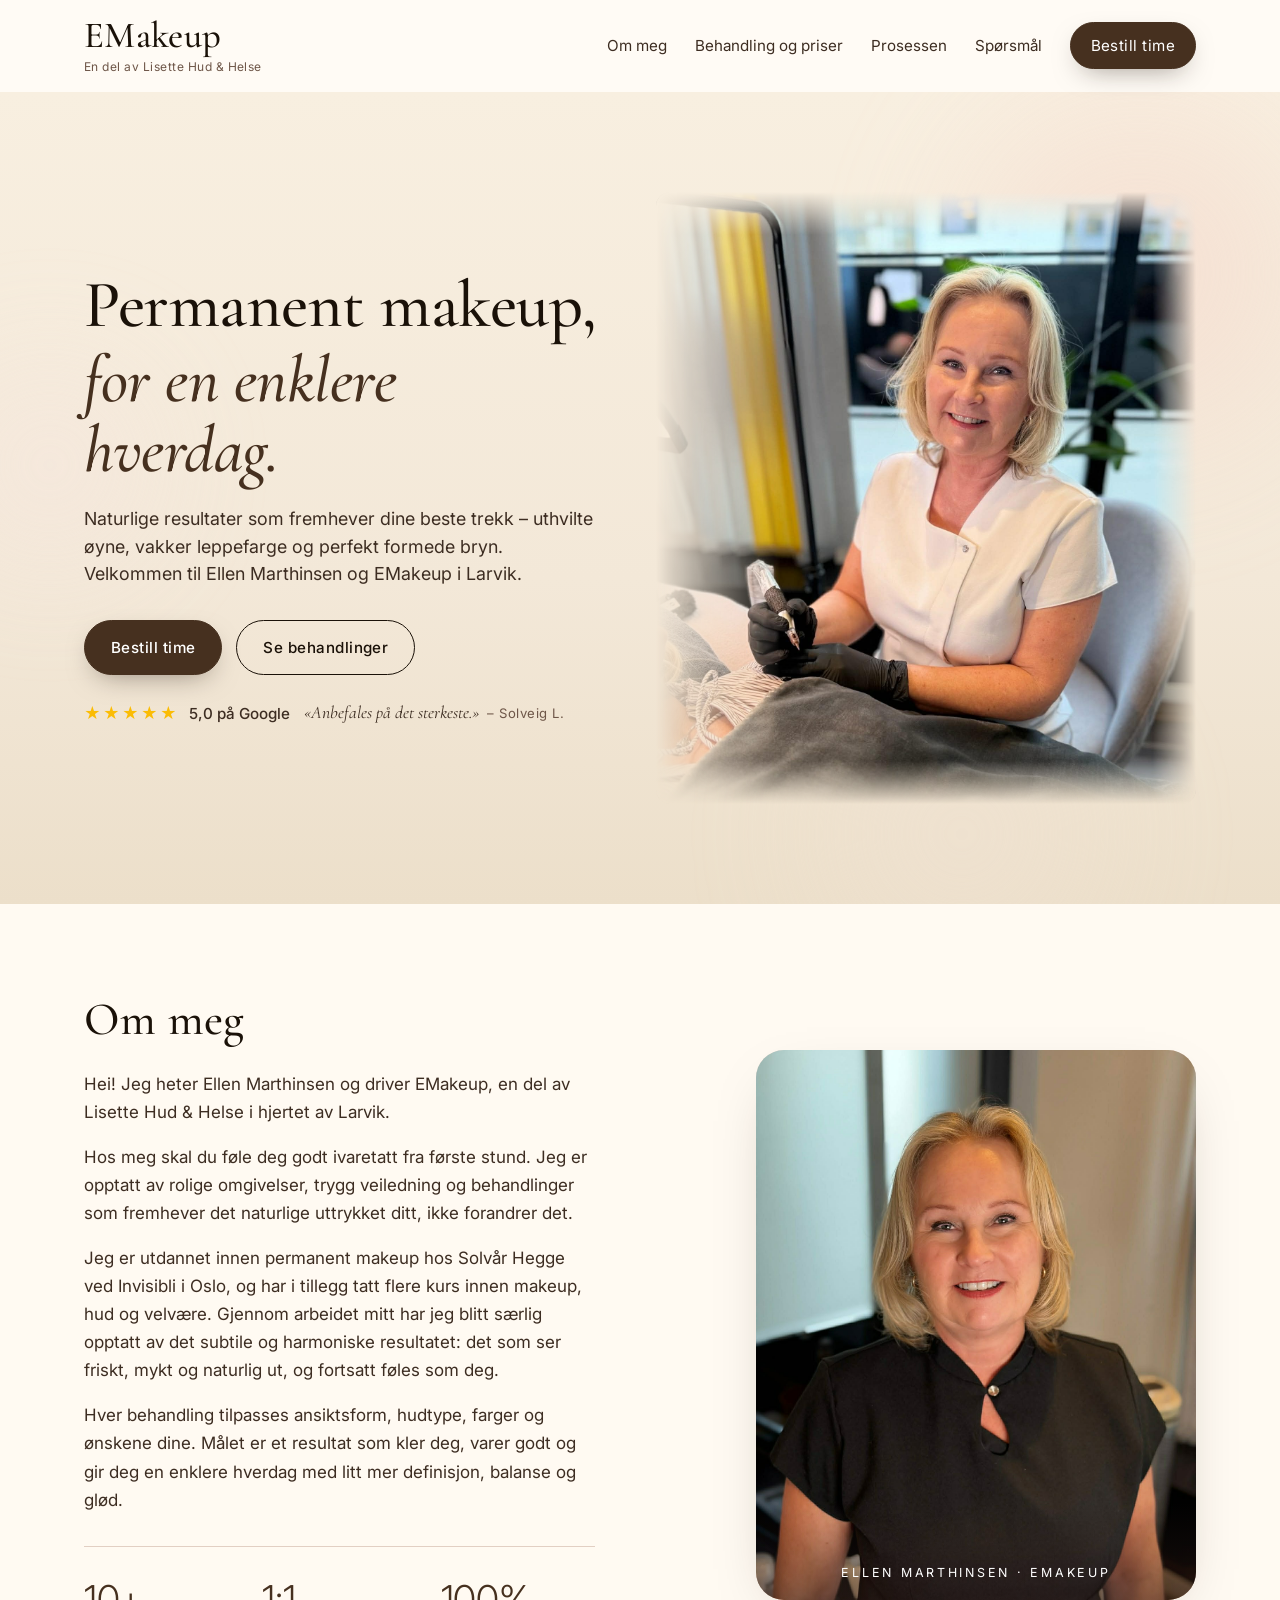
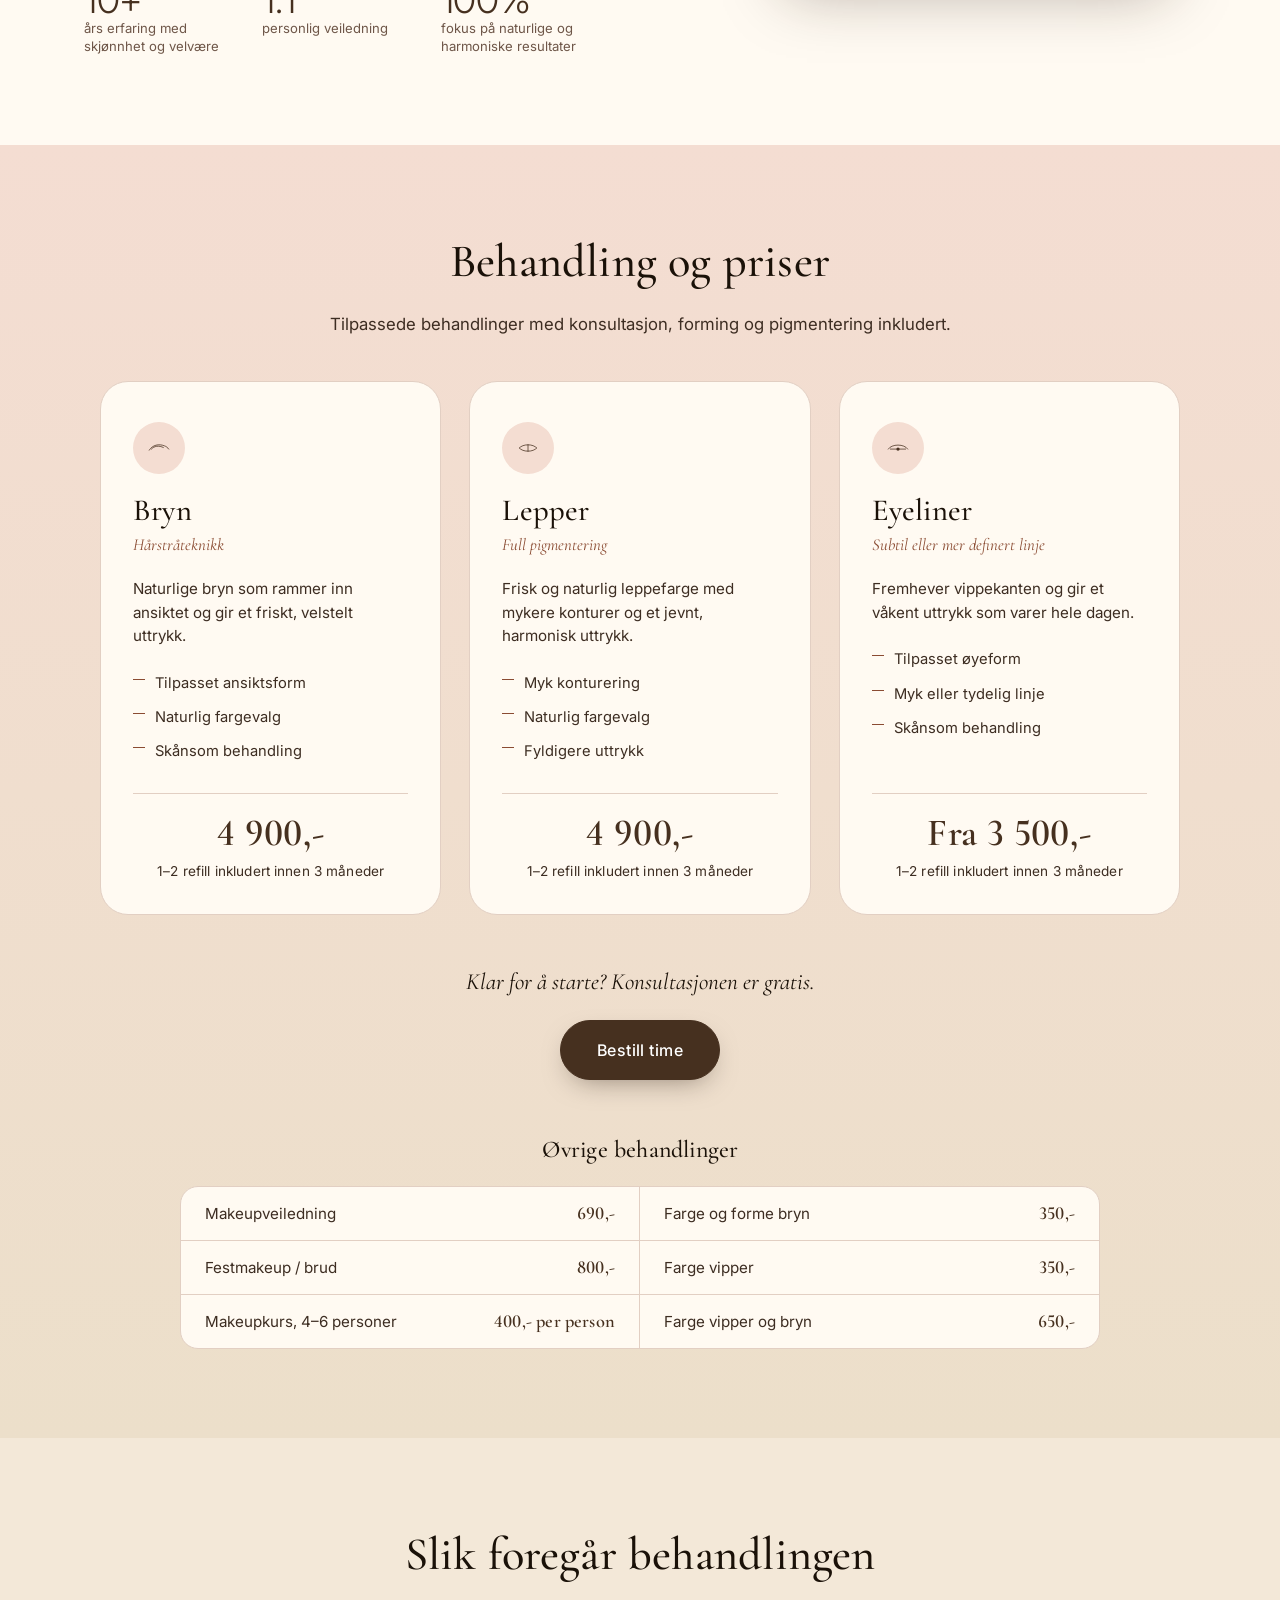
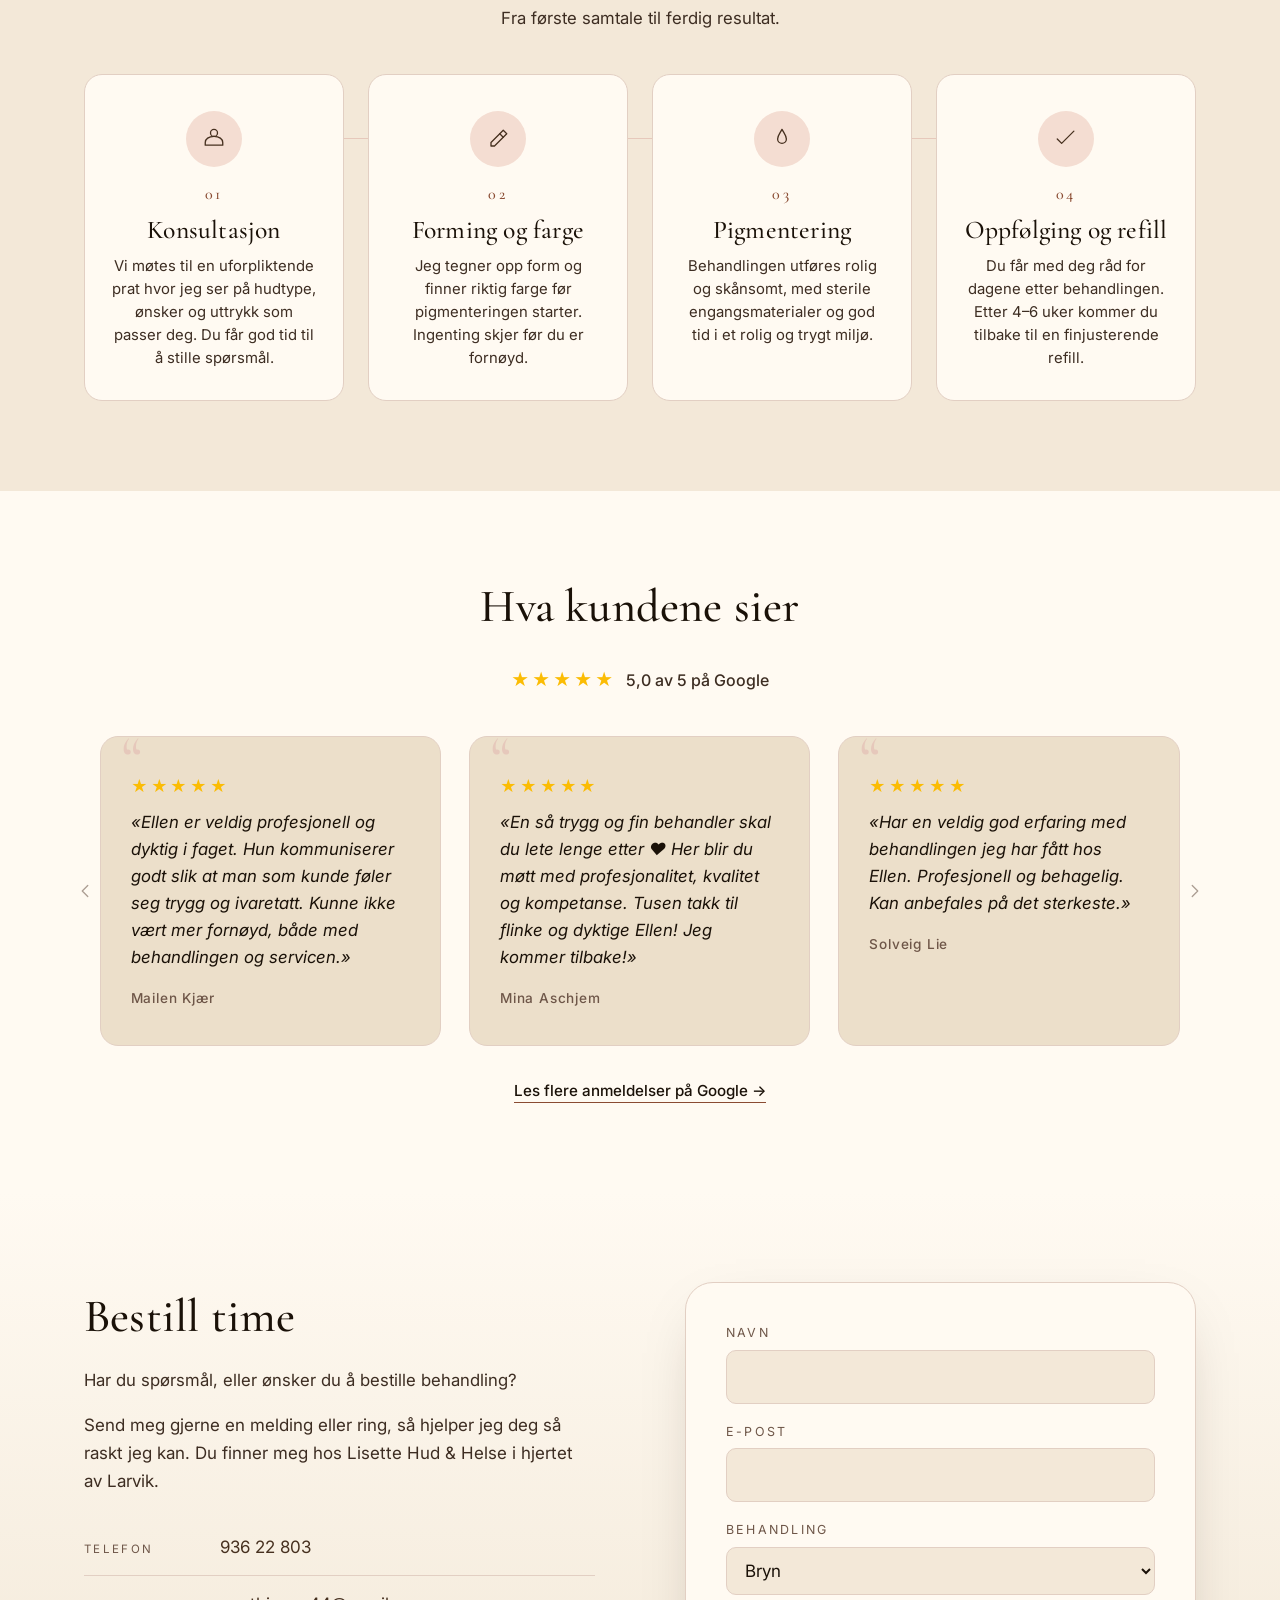
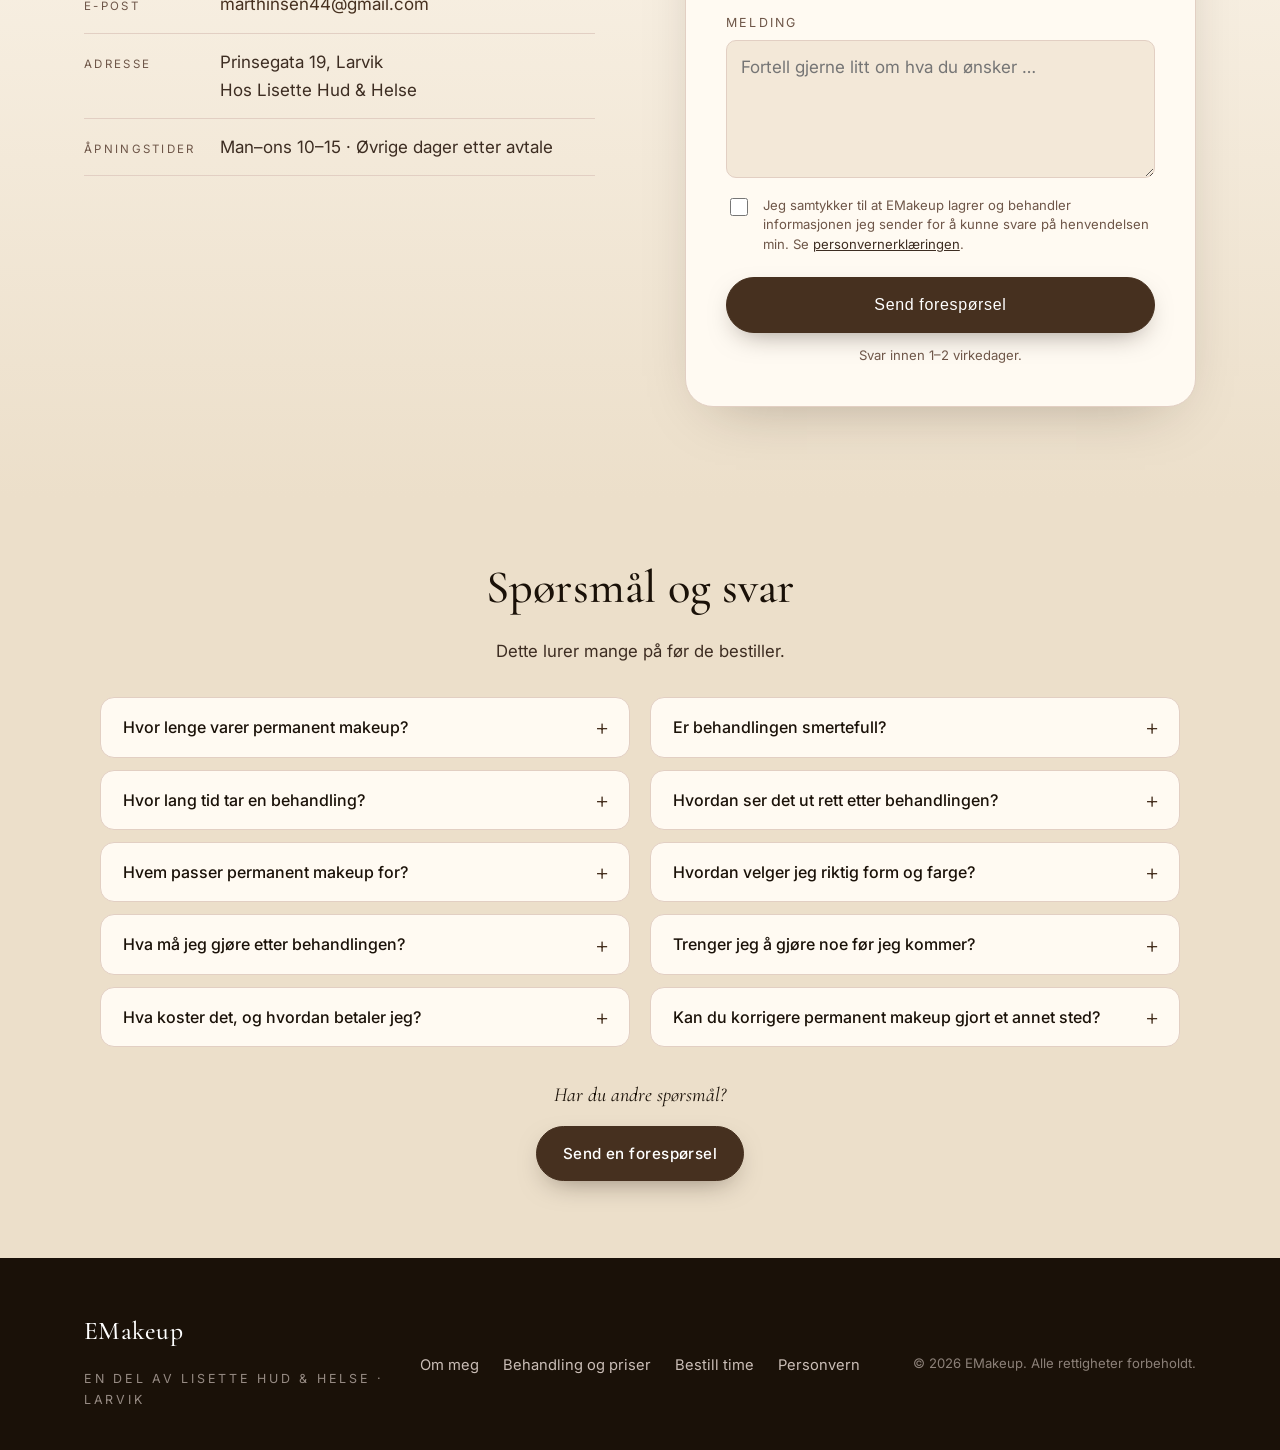
<file: index.html>
<!DOCTYPE html>
<html lang="nb">
<head>
  <meta charset="UTF-8" />
  <meta name="viewport" content="width=device-width, initial-scale=1.0" />
  <title>EMakeup – Permanent makeup i Larvik | Ellen Marthinsen</title>
  <meta name="description" content="EMakeup tilbyr skånsom og naturlig permanent makeup i Larvik. Pigmentering av bryn, lepper og eyeliner. En del av Lisette Hud &amp; Helse." />
  <meta name="keywords" content="permanent makeup, pigmentering, bryn, lepper, eyeliner, Larvik, Ellen Marthinsen, EMakeup, hårstråteknikk, lip blush" />
  <meta name="author" content="Ellen Marthinsen" />
  <link rel="canonical" href="https://emakeup.no/" />
  <link rel="icon" type="image/png" href="favicon.png" />
  <link rel="apple-touch-icon" href="favicon.png" />

  <!-- Open Graph -->
  <meta property="og:type" content="website" />
  <meta property="og:title" content="EMakeup – Permanent makeup i Larvik" />
  <meta property="og:description" content="Naturlige resultater som fremhever dine beste trekk. Permanent makeup ved Ellen Marthinsen, en del av Lisette Hud &amp; Helse i Larvik." />
  <meta property="og:url" content="https://emakeup.no/" />
  <meta property="og:image" content="https://emakeup.no/ellen.jpeg" />
  <meta property="og:locale" content="nb_NO" />
  <meta property="og:site_name" content="EMakeup" />

  <!-- Twitter -->
  <meta name="twitter:card" content="summary_large_image" />
  <meta name="twitter:title" content="EMakeup – Permanent makeup i Larvik" />
  <meta name="twitter:description" content="Naturlige resultater som fremhever dine beste trekk. Permanent makeup ved Ellen Marthinsen i Larvik." />
  <meta name="twitter:image" content="https://emakeup.no/ellen.jpeg" />

  <link rel="preconnect" href="https://fonts.googleapis.com" />
  <link rel="preconnect" href="https://fonts.gstatic.com" crossorigin />
  <link href="https://fonts.googleapis.com/css2?family=Cormorant+Garamond:wght@400;500;600&family=Inter:wght@300;400;500;600&display=swap" rel="stylesheet" />
  <link rel="stylesheet" href="styles.css" />

  <!-- Structured data: LocalBusiness -->
  <script type="application/ld+json">
  {
    "@context": "https://schema.org",
    "@type": "BeautySalon",
    "name": "EMakeup",
    "alternateName": "EMakeup – Ellen Marthinsen",
    "description": "Permanent makeup-studio i Larvik. Skånsom pigmentering av bryn, lepper og eyeliner ved Ellen Marthinsen.",
    "image": "https://emakeup.no/ellen.jpeg",
    "url": "https://emakeup.no/",
    "telephone": "+4793622803",
    "email": "marthinsen44@gmail.com",
    "priceRange": "$$",
    "address": {
      "@type": "PostalAddress",
      "streetAddress": "Prinsegata 19",
      "addressLocality": "Larvik",
      "addressCountry": "NO"
    },
    "openingHoursSpecification": [
      {
        "@type": "OpeningHoursSpecification",
        "dayOfWeek": ["Monday", "Tuesday", "Wednesday"],
        "opens": "10:00",
        "closes": "15:00"
      }
    ],
    "founder": {
      "@type": "Person",
      "name": "Ellen Marthinsen"
    },
    "areaServed": "Larvik og omegn",
    "makesOffer": [
      { "@type": "Offer", "name": "Pigmentering av bryn (hårstråteknikk)", "price": "4900", "priceCurrency": "NOK" },
      { "@type": "Offer", "name": "Pigmentering av lepper (full pigmentering)", "price": "4900", "priceCurrency": "NOK" },
      { "@type": "Offer", "name": "Eyeliner", "price": "3500", "priceCurrency": "NOK", "description": "Fra 3 500,-" }
    ]
  }
  </script>

  <!-- Structured data: FAQ -->
  <script type="application/ld+json">
  {
    "@context": "https://schema.org",
    "@type": "FAQPage",
    "mainEntity": [
      {
        "@type": "Question",
        "name": "Hvor lenge varer permanent makeup?",
        "acceptedAnswer": { "@type": "Answer", "text": "Resultatet varer som regel mellom 1 og 3 år, avhengig av hudtype, livsstil og hvor mye sol huden utsettes for. For å holde fargen frisk og jevn anbefales en oppfriskning hvert 1–2 år." }
      },
      {
        "@type": "Question",
        "name": "Er behandlingen smertefull?",
        "acceptedAnswer": { "@type": "Answer", "text": "De fleste opplever behandlingen som helt overkommelig. Det brukes en mild bedøvelseskrem for å gjøre opplevelsen så behagelig som mulig." }
      },
      {
        "@type": "Question",
        "name": "Hvor lang tid tar en behandling?",
        "acceptedAnswer": { "@type": "Answer", "text": "Sett av rundt 2 timer til den første behandlingen. Da er det god tid til konsultasjon, opptegning, fargevalg og selve pigmenteringen. Refill tar vanligvis rundt 1 time." }
      },
      {
        "@type": "Question",
        "name": "Hvordan ser det ut rett etter behandlingen?",
        "acceptedAnswer": { "@type": "Answer", "text": "Området kan være litt rødt eller hovent rett etter behandlingen. Fargen vil også være tydeligere i starten, før den gradvis blir mykere. Det endelige resultatet ser man etter 4–6 uker." }
      },
      {
        "@type": "Question",
        "name": "Hvem passer permanent makeup for?",
        "acceptedAnswer": { "@type": "Answer", "text": "Permanent makeup passer for mange som ønsker en enklere hverdag, mer definisjon eller et mykere og mer velstelt uttrykk." }
      }
    ]
  }
  </script>
</head>
<body>
  <header class="site-header">
    <div class="container header-inner">
      <a href="#topp" class="brand" aria-label="EMakeup – til toppen">
        <span class="brand-main">EMakeup</span>
        <span class="brand-sub">En del av Lisette Hud &amp; Helse</span>
      </a>
      <nav class="nav" aria-label="Hovedmeny">
        <button class="nav-toggle" aria-expanded="false" aria-controls="primary-nav">
          <span></span><span></span><span></span>
          <span class="sr-only">Meny</span>
        </button>
        <ul id="primary-nav" class="nav-list">
          <li><a href="#om">Om meg</a></li>
          <li><a href="#behandlinger">Behandling og priser</a></li>
          <li><a href="#prosessen">Prosessen</a></li>
          <li><a href="#faq">Spørsmål</a></li>
          <li><a href="#kontakt" class="btn btn-cta btn-small">Bestill time</a></li>
        </ul>
      </nav>
    </div>
  </header>

  <main id="topp">
    <section class="hero" aria-labelledby="hero-title">
      <div class="container hero-inner">
        <div class="hero-text">
          <h1 id="hero-title">Permanent makeup,<br /><em>for en enklere hverdag.</em></h1>
          <p class="lede">
            Naturlige resultater som fremhever dine beste trekk – uthvilte øyne,
            vakker leppefarge og perfekt formede bryn. Velkommen til Ellen Marthinsen
            og EMakeup i Larvik.
          </p>
          <div class="hero-actions">
            <a class="btn btn-cta" href="#kontakt">Bestill time</a>
            <a class="btn btn-ghost" href="#behandlinger">Se behandlinger</a>
          </div>
          <div class="hero-trust">
            <a class="hero-trust-rating" href="https://www.google.com/search?q=emakeup+larvik" target="_blank" rel="noopener" aria-label="5,0 av 5 på Google – les anmeldelser">
              <span class="hero-trust-stars" aria-hidden="true">★★★★★</span>
              <span>5,0 på Google</span>
            </a>
            <p class="hero-trust-quote">«Anbefales på det sterkeste.» <span class="hero-trust-cite">– Solveig L.</span></p>
          </div>
        </div>
        <div class="hero-image">
          <img src="ellen-hero.jpeg" alt="Ellen Marthinsen utfører en permanent makeup-behandling" loading="eager" onerror="this.onerror=null;this.src='ellen.jpeg';" />
        </div>
      </div>
      <div class="hero-art" aria-hidden="true">
        <div class="blob blob-1"></div>
        <div class="blob blob-2"></div>
        <div class="blob blob-3"></div>
      </div>
    </section>

    <section id="om" class="section section-light" aria-labelledby="om-title">
      <div class="container grid-2">
        <div class="stack">
          <h2 id="om-title">Om meg</h2>

          <p>
            Hei! Jeg heter Ellen Marthinsen og driver EMakeup, en del av Lisette Hud &amp; Helse
            i hjertet av Larvik.
          </p>
          <p>
            Hos meg skal du føle deg godt ivaretatt fra første stund. Jeg er opptatt av rolige
            omgivelser, trygg veiledning og behandlinger som fremhever det naturlige uttrykket
            ditt, ikke forandrer det.
          </p>
          <p>
            Jeg er utdannet innen permanent makeup hos Solvår Hegge ved Invisibli i Oslo,
            og har i tillegg tatt flere kurs innen makeup, hud og velvære. Gjennom arbeidet
            mitt har jeg blitt særlig opptatt av det subtile og harmoniske resultatet:
            det som ser friskt, mykt og naturlig ut, og fortsatt føles som deg.
          </p>
          <p>
            Hver behandling tilpasses ansiktsform, hudtype, farger og ønskene dine. Målet er
            et resultat som kler deg, varer godt og gir deg en enklere hverdag med litt mer
            definisjon, balanse og glød.
          </p>

          <div class="facts">
            <div>
              <span class="fact-num">10+</span>
              <span class="fact-label">års erfaring med skjønnhet og velvære</span>
            </div>
            <div>
              <span class="fact-num">1:1</span>
              <span class="fact-label">personlig veiledning</span>
            </div>
            <div>
              <span class="fact-num">100%</span>
              <span class="fact-label">fokus på naturlige og harmoniske resultater</span>
            </div>
          </div>
        </div>
        <div class="portrait">
          <div class="portrait-frame">
            <img src="ellen.jpeg" alt="Ellen Marthinsen, pigmentør og innehaver av EMakeup i Larvik" class="portrait-photo" loading="lazy" />
            <span class="portrait-caption">Ellen Marthinsen · EMakeup</span>
          </div>
        </div>
      </div>
    </section>

    <section id="behandlinger" class="section section-blush" aria-labelledby="behandlinger-title">
      <div class="container">
        <div class="section-head">
          <h2 id="behandlinger-title">Behandling og priser</h2>
          <p class="section-lede">
            Tilpassede behandlinger med konsultasjon, forming og pigmentering inkludert.
          </p>
        </div>

        <div class="treatments">
          <article class="treatment" data-treatment="Bryn" tabindex="0" role="link" aria-label="Bestill bryn">
            <div class="treatment-top">
              <div class="treatment-icon" aria-hidden="true">
                <svg viewBox="0 0 48 48" fill="none" stroke="currentColor" stroke-width="1.4" stroke-linecap="round">
                  <path d="M6 28c6-10 18-12 28-8 3 1 6 3 8 6" />
                  <path d="M10 26c5-6 14-7 22-3" />
                </svg>
              </div>
              <h3 class="treatment-title">Bryn</h3>
              <p class="treatment-subtitle">Hårstråteknikk</p>
              <p class="treatment-desc">
                Naturlige bryn som rammer inn ansiktet og gir et friskt, velstelt uttrykk.
              </p>
              <ul class="treatment-list">
                <li>Tilpasset ansiktsform</li>
                <li>Naturlig fargevalg</li>
                <li>Skånsom behandling</li>
              </ul>
            </div>
            <div class="treatment-price">
              <span class="treatment-amount price">4 900,-</span>
              <span class="treatment-note">1–2 refill inkludert innen 3 måneder</span>
            </div>
          </article>

          <article class="treatment" data-treatment="Lepper" tabindex="0" role="link" aria-label="Bestill lepper">
            <div class="treatment-top">
              <div class="treatment-icon" aria-hidden="true">
                <svg viewBox="0 0 48 48" fill="none" stroke="currentColor" stroke-width="1.4" stroke-linecap="round">
                  <path d="M8 24c6-8 26-8 32 0" />
                  <path d="M8 24c6 8 26 8 32 0" />
                  <path d="M24 18v12" />
                </svg>
              </div>
              <h3 class="treatment-title">Lepper</h3>
              <p class="treatment-subtitle">Full pigmentering</p>
              <p class="treatment-desc">
                Frisk og naturlig leppefarge med mykere konturer og et jevnt, harmonisk uttrykk.
              </p>
              <ul class="treatment-list">
                <li>Myk konturering</li>
                <li>Naturlig fargevalg</li>
                <li>Fyldigere uttrykk</li>
              </ul>
            </div>
            <div class="treatment-price">
              <span class="treatment-amount price">4 900,-</span>
              <span class="treatment-note">1–2 refill inkludert innen 3 måneder</span>
            </div>
          </article>

          <article class="treatment treatment-eyeliner" data-treatment="Eyeliner" tabindex="0" role="link" aria-label="Bestill eyeliner">
            <div class="treatment-top">
              <div class="treatment-icon" aria-hidden="true">
                <svg viewBox="0 0 48 48" fill="none" stroke="currentColor" stroke-width="1.4" stroke-linecap="round">
                  <path d="M6 26c6-10 30-10 36 0" />
                  <path d="M10 26h28" />
                  <circle cx="24" cy="26" r="3" fill="currentColor" stroke="none" />
                </svg>
              </div>
              <h3 class="treatment-title">Eyeliner</h3>
              <p class="treatment-subtitle">Subtil eller mer definert linje</p>
              <p class="treatment-desc">
                Fremhever vippekanten og gir et våkent uttrykk som varer hele dagen.
              </p>
              <ul class="treatment-list">
                <li>Tilpasset øyeform</li>
                <li>Myk eller tydelig linje</li>
                <li>Skånsom behandling</li>
              </ul>
            </div>
            <div class="treatment-price treatment-price-default">
              <span class="treatment-amount price">Fra 3 500,-</span>
              <span class="treatment-note">1–2 refill inkludert innen 3 måneder</span>
            </div>
            <div class="treatment-price treatment-price-variants" aria-hidden="true">
              <ul class="treatment-variants">
                <li><span>Kun øvre vippekant</span><span class="price">3 500,-</span></li>
                <li><span>Øvre og nedre vippekant</span><span class="price">4 000,-</span></li>
                <li><span>Bredere linje eller med vipp</span><span class="price">4 500,-</span></li>
              </ul>
            </div>
          </article>
        </div>

        <div class="cta-row">
          <p class="cta-row-text">Klar for å starte? Konsultasjonen er gratis.</p>
          <a class="btn btn-cta" href="#kontakt">Bestill time</a>
        </div>

        <div class="price-extras">
          <h3 class="price-extras-title">Øvrige behandlinger</h3>
          <ul class="price-extras-list">
            <li data-treatment="Andre behandlinger"><span>Makeupveiledning</span><span class="price">690,-</span></li>
            <li data-treatment="Andre behandlinger"><span>Farge og forme bryn</span><span class="price">350,-</span></li>
            <li data-treatment="Andre behandlinger"><span>Festmakeup / brud</span><span class="price">800,-</span></li>
            <li data-treatment="Andre behandlinger"><span>Farge vipper</span><span class="price">350,-</span></li>
            <li data-treatment="Andre behandlinger"><span>Makeupkurs, 4–6 personer</span><span class="price">400,- per person</span></li>
            <li data-treatment="Andre behandlinger"><span>Farge vipper og bryn</span><span class="price">650,-</span></li>
          </ul>
        </div>
      </div>
    </section>

    <section id="prosessen" class="section" aria-labelledby="prosessen-title">
      <div class="container">
        <div class="section-head">
          <h2 id="prosessen-title">Slik foregår behandlingen</h2>
          <p class="section-lede">Fra første samtale til ferdig resultat.</p>
        </div>
        <ol class="steps">
          <li>
            <div class="step-icon" aria-hidden="true">
              <svg viewBox="0 0 32 32" fill="none" stroke="currentColor" stroke-width="1.5" stroke-linecap="round" stroke-linejoin="round">
                <path d="M6 20c0-4 4-7 10-7s10 3 10 7v3H6v-3z" />
                <circle cx="16" cy="9" r="4" />
              </svg>
            </div>
            <span class="step-num">01</span>
            <h3>Konsultasjon</h3>
            <p>Vi møtes til en uforpliktende prat hvor jeg ser på hudtype, ønsker og uttrykk som passer deg. Du får god tid til å stille spørsmål.</p>
          </li>
          <li>
            <div class="step-icon" aria-hidden="true">
              <svg viewBox="0 0 32 32" fill="none" stroke="currentColor" stroke-width="1.5" stroke-linecap="round" stroke-linejoin="round">
                <path d="M22 6l4 4-14 14H8v-4L22 6z" />
                <path d="M18 10l4 4" />
              </svg>
            </div>
            <span class="step-num">02</span>
            <h3>Forming og farge</h3>
            <p>Jeg tegner opp form og finner riktig farge før pigmenteringen starter. Ingenting skjer før du er fornøyd.</p>
          </li>
          <li>
            <div class="step-icon" aria-hidden="true">
              <svg viewBox="0 0 32 32" fill="none" stroke="currentColor" stroke-width="1.5" stroke-linecap="round" stroke-linejoin="round">
                <path d="M16 5c-2 4-5 7-5 11a5 5 0 0010 0c0-4-3-7-5-11z" />
              </svg>
            </div>
            <span class="step-num">03</span>
            <h3>Pigmentering</h3>
            <p>Behandlingen utføres rolig og skånsomt, med sterile engangsmaterialer og god tid i et rolig og trygt miljø.</p>
          </li>
          <li>
            <div class="step-icon" aria-hidden="true">
              <svg viewBox="0 0 32 32" fill="none" stroke="currentColor" stroke-width="1.5" stroke-linecap="round" stroke-linejoin="round">
                <path d="M6 16l5 5 14-14" />
              </svg>
            </div>
            <span class="step-num">04</span>
            <h3>Oppfølging og refill</h3>
            <p>Du får med deg råd for dagene etter behandlingen. Etter 4–6 uker kommer du tilbake til en finjusterende refill.</p>
          </li>
        </ol>
      </div>
    </section>

    <section class="section section-light section-reviews" aria-labelledby="reviews-title">
      <div class="container">
        <div class="section-head">
          <h2 id="reviews-title">Hva kundene sier</h2>
          <div class="reviews-rating" aria-label="5,0 av 5 på Google">
            <span class="reviews-rating-stars" aria-hidden="true">★★★★★</span>
            <span class="reviews-rating-text">5,0 av 5 på Google</span>
          </div>
        </div>
        <div class="reviews-carousel">
          <button class="reviews-arrow reviews-prev" type="button" aria-label="Forrige anmeldelser">
            <svg viewBox="0 0 24 24" fill="none" stroke="currentColor" stroke-width="1.4" stroke-linecap="round" stroke-linejoin="round" aria-hidden="true"><path d="M15 18l-6-6 6-6"/></svg>
          </button>
          <div class="reviews-viewport">
            <div class="quotes reviews-track">
              <figure class="quote">
                <div class="quote-stars" aria-label="5 av 5 stjerner">★★★★★</div>
                <blockquote>«Ellen er veldig profesjonell og dyktig i faget. Hun kommuniserer godt slik at man som kunde føler seg trygg og ivaretatt. Kunne ikke vært mer fornøyd, både med behandlingen og servicen.»</blockquote>
                <figcaption>Mailen Kjær</figcaption>
              </figure>
              <figure class="quote">
                <div class="quote-stars" aria-label="5 av 5 stjerner">★★★★★</div>
                <blockquote>«En så trygg og fin behandler skal du lete lenge etter ❤️ Her blir du møtt med profesjonalitet, kvalitet og kompetanse. Tusen takk til flinke og dyktige Ellen! Jeg kommer tilbake!»</blockquote>
                <figcaption>Mina Aschjem</figcaption>
              </figure>
              <figure class="quote">
                <div class="quote-stars" aria-label="5 av 5 stjerner">★★★★★</div>
                <blockquote>«Har en veldig god erfaring med behandlingen jeg har fått hos Ellen. Profesjonell og behagelig. Kan anbefales på det sterkeste.»</blockquote>
                <figcaption>Solveig Lie</figcaption>
              </figure>
              <figure class="quote">
                <div class="quote-stars" aria-label="5 av 5 stjerner">★★★★★</div>
                <blockquote>«Er veldig fornøyd med permanent makeup-behandling hos Ellen. Bryn og eyeliner. Har erfaring fra Oslo og Sandefjord.»</blockquote>
                <figcaption>Tone Elisabeth Jacobsen</figcaption>
              </figure>
              <figure class="quote">
                <div class="quote-stars" aria-label="5 av 5 stjerner">★★★★★</div>
                <blockquote>«Jeg kan absolutt anbefale permanent make-up hos Ellen. Hun er profesjonell og dyktig. Må si at jeg er meget fornøyd.»</blockquote>
                <figcaption>Sylvi Næss</figcaption>
              </figure>
            </div>
          </div>
          <button class="reviews-arrow reviews-next" type="button" aria-label="Flere anmeldelser">
            <svg viewBox="0 0 24 24" fill="none" stroke="currentColor" stroke-width="1.4" stroke-linecap="round" stroke-linejoin="round" aria-hidden="true"><path d="M9 18l6-6-6-6"/></svg>
          </button>
        </div>
        <p class="reviews-link">
          <a href="https://www.google.com/search?q=emakeup+larvik" target="_blank" rel="noopener">Les flere anmeldelser på Google →</a>
        </p>
      </div>
    </section>

    <section id="kontakt" class="section section-contact" aria-labelledby="kontakt-title">
      <div class="container grid-2">
        <div class="stack">
          <h2 id="kontakt-title">Bestill time</h2>
          <p class="section-lede">Har du spørsmål, eller ønsker du å bestille behandling?</p>
          <p>
            Send meg gjerne en melding eller ring, så hjelper jeg deg så raskt jeg kan.
            Du finner meg hos Lisette Hud &amp; Helse i hjertet av Larvik.
          </p>
          <ul class="contact-list">
            <li>
              <span class="contact-label">Telefon</span>
              <a href="tel:+4793622803">936 22 803</a>
            </li>
            <li>
              <span class="contact-label">E-post</span>
              <a href="mailto:marthinsen44@gmail.com">marthinsen44@gmail.com</a>
            </li>
            <li>
              <span class="contact-label">Adresse</span>
              <span>Prinsegata 19, Larvik<br />Hos Lisette Hud &amp; Helse</span>
            </li>
            <li>
              <span class="contact-label">Åpningstider</span>
              <span>Man–ons 10–15 · Øvrige dager etter avtale</span>
            </li>
          </ul>
        </div>
        <form class="contact-form" action="https://api.web3forms.com/submit" method="POST" novalidate>
          <input type="hidden" name="access_key" value="ca9d68c4-1706-4856-a0ac-83eaca30d6dd" />
          <input type="hidden" name="subject" value="Ny henvendelse fra emakeup.no" />
          <input type="hidden" name="from_name" value="EMakeup nettside" />
          <input type="checkbox" name="botcheck" style="display:none" tabindex="-1" autocomplete="off" />

          <div class="field">
            <label for="name">Navn</label>
            <input id="name" name="name" type="text" autocomplete="name" required />
          </div>
          <div class="field">
            <label for="email">E-post</label>
            <input id="email" name="email" type="email" autocomplete="email" required />
          </div>
          <div class="field">
            <label for="treatment">Behandling</label>
            <select id="treatment" name="treatment">
              <option>Bryn</option>
              <option>Lepper</option>
              <option>Eyeliner</option>
              <option>Refill / oppfriskning</option>
              <option>Andre behandlinger</option>
              <option>Generelt spørsmål</option>
            </select>
          </div>
          <div class="field">
            <label for="message">Melding</label>
            <textarea id="message" name="message" rows="4" placeholder="Fortell gjerne litt om hva du ønsker …"></textarea>
          </div>
          <div class="field field-consent">
            <label class="consent">
              <input id="consent" name="consent" type="checkbox" required />
              <span>
                Jeg samtykker til at EMakeup lagrer og behandler informasjonen jeg sender for å kunne svare på henvendelsen min. Se <a href="personvern.html">personvernerklæringen</a>.
              </span>
            </label>
          </div>
          <button class="btn btn-cta" type="submit">Send forespørsel</button>
          <p class="form-note">Svar innen 1–2 virkedager.</p>
        </form>
      </div>
    </section>

    <section id="faq" class="section section-faq" aria-labelledby="faq-title">
      <div class="container">
        <div class="section-head">
          <h2 id="faq-title">Spørsmål og svar</h2>
          <p class="section-lede">Dette lurer mange på før de bestiller.</p>
        </div>
        <div class="faq">
          <details class="faq-item">
            <summary>Hvor lenge varer permanent makeup?</summary>
            <div class="faq-answer">
              <p>Resultatet varer som regel mellom 1 og 3 år, avhengig av hudtype, livsstil og hvor mye sol huden utsettes for. For å holde fargen frisk og jevn anbefales en oppfriskning hvert 1–2 år.</p>
            </div>
          </details>

          <details class="faq-item">
            <summary>Er behandlingen smertefull?</summary>
            <div class="faq-answer">
              <p>De fleste opplever behandlingen som helt overkommelig. Det brukes en mild bedøvelseskrem for å gjøre opplevelsen så behagelig som mulig.</p>
            </div>
          </details>

          <details class="faq-item">
            <summary>Hvor lang tid tar en behandling?</summary>
            <div class="faq-answer">
              <p>Sett av rundt 2 timer til den første behandlingen. Da er det god tid til konsultasjon, opptegning, fargevalg og selve pigmenteringen. Refill tar vanligvis rundt 1 time.</p>
            </div>
          </details>

          <details class="faq-item">
            <summary>Hvordan ser det ut rett etter behandlingen?</summary>
            <div class="faq-answer">
              <p>Området kan være litt rødt eller hovent rett etter behandlingen. Fargen vil også være tydeligere i starten, før den gradvis blir mykere. Det endelige resultatet ser man etter 4–6 uker.</p>
            </div>
          </details>

          <details class="faq-item">
            <summary>Hvem passer permanent makeup for?</summary>
            <div class="faq-answer">
              <p>Permanent makeup passer for mange som ønsker en enklere hverdag, mer definisjon eller et mykere og mer velstelt uttrykk. Det kan være aktuelt for deg som ønsker mer form på brynene, friskere leppefarge eller en diskret markering av øynene. Ta kontakt før du bestiller dersom du er gravid, ammer, har hudsykdommer eller bruker medisiner som kan påvirke behandlingen.</p>
            </div>
          </details>

          <details class="faq-item">
            <summary>Hvordan velger jeg riktig form og farge?</summary>
            <div class="faq-answer">
              <p>Du får god veiledning før behandlingen. Sammen ser vi på ansiktsform, hudtone, naturlige farger og ønsket uttrykk. Form tegnes opp på forhånd, og ingenting pigmenteres før du er fornøyd.</p>
            </div>
          </details>

          <details class="faq-item">
            <summary>Hva må jeg gjøre etter behandlingen?</summary>
            <div class="faq-answer">
              <p>Du får med deg enkle råd for dagene etter behandlingen. Generelt bør området holdes rent og tørt de første dagene, og du bør unngå sol, badstue, svømming og hard trening i en periode etterpå.</p>
            </div>
          </details>

          <details class="faq-item">
            <summary>Trenger jeg å gjøre noe før jeg kommer?</summary>
            <div class="faq-answer">
              <p>Unngå alkohol, sterke smertestillende og kraftig peeling i dagene før behandlingen. Møt gjerne uten sminke i området som skal pigmenteres, og spis et godt måltid før timen. Ved eyeliner må du komme uten vippeextensions og kontaktlinser.</p>
            </div>
          </details>

          <details class="faq-item">
            <summary>Hva koster det, og hvordan betaler jeg?</summary>
            <div class="faq-answer">
              <p>Du finner oppdaterte priser i <a href="#behandlinger">prisoversikten</a>. Konsultasjonen er gratis ved bestilt behandling. Det er mulig å betale med vanlige betalingskort og Vipps.</p>
            </div>
          </details>

          <details class="faq-item">
            <summary>Kan du korrigere permanent makeup gjort et annet sted?</summary>
            <div class="faq-answer">
              <p>I mange tilfeller, ja. Det vurderes alltid individuelt, fordi tidligere pigmentering, farge og form har mye å si for hva som er mulig. Send gjerne et bilde i forkant, så kan Ellen gi en første vurdering.</p>
            </div>
          </details>
        </div>

        <div class="faq-cta">
          <p>Har du andre spørsmål?</p>
          <a class="btn btn-cta" href="#kontakt" data-treatment="Generelt spørsmål">Send en forespørsel</a>
        </div>
      </div>
    </section>
  </main>

  <footer class="site-footer">
    <div class="container footer-inner">
      <div>
        <p class="brand-main">EMakeup</p>
        <p class="footer-sub">En del av Lisette Hud &amp; Helse · Larvik</p>
      </div>
      <nav aria-label="Bunnmeny">
        <ul class="footer-nav">
          <li><a href="#om">Om meg</a></li>
          <li><a href="#behandlinger">Behandling og priser</a></li>
          <li><a href="#kontakt">Bestill time</a></li>
          <li><a href="personvern.html">Personvern</a></li>
        </ul>
      </nav>
      <p class="copyright">© <span id="year"></span> EMakeup. Alle rettigheter forbeholdt.</p>
    </div>
  </footer>

  <div class="mobile-cta" aria-label="Hurtig kontakt">
    <a class="mobile-cta-call" href="tel:+4793622803" aria-label="Ring 936 22 803">
      <svg viewBox="0 0 24 24" fill="none" stroke="currentColor" stroke-width="1.7" stroke-linecap="round" stroke-linejoin="round" aria-hidden="true"><path d="M22 16.92v3a2 2 0 01-2.18 2 19.79 19.79 0 01-8.63-3.07 19.5 19.5 0 01-6-6 19.79 19.79 0 01-3.07-8.67A2 2 0 014.11 2h3a2 2 0 012 1.72c.13.96.36 1.9.7 2.81a2 2 0 01-.45 2.11L8.09 9.91a16 16 0 006 6l1.27-1.27a2 2 0 012.11-.45c.91.34 1.85.57 2.81.7A2 2 0 0122 16.92z"/></svg>
      Ring
    </a>
    <a class="mobile-cta-book" href="#kontakt">Bestill time</a>
  </div>

  <script src="script.js"></script>
</body>
</html>
</file>
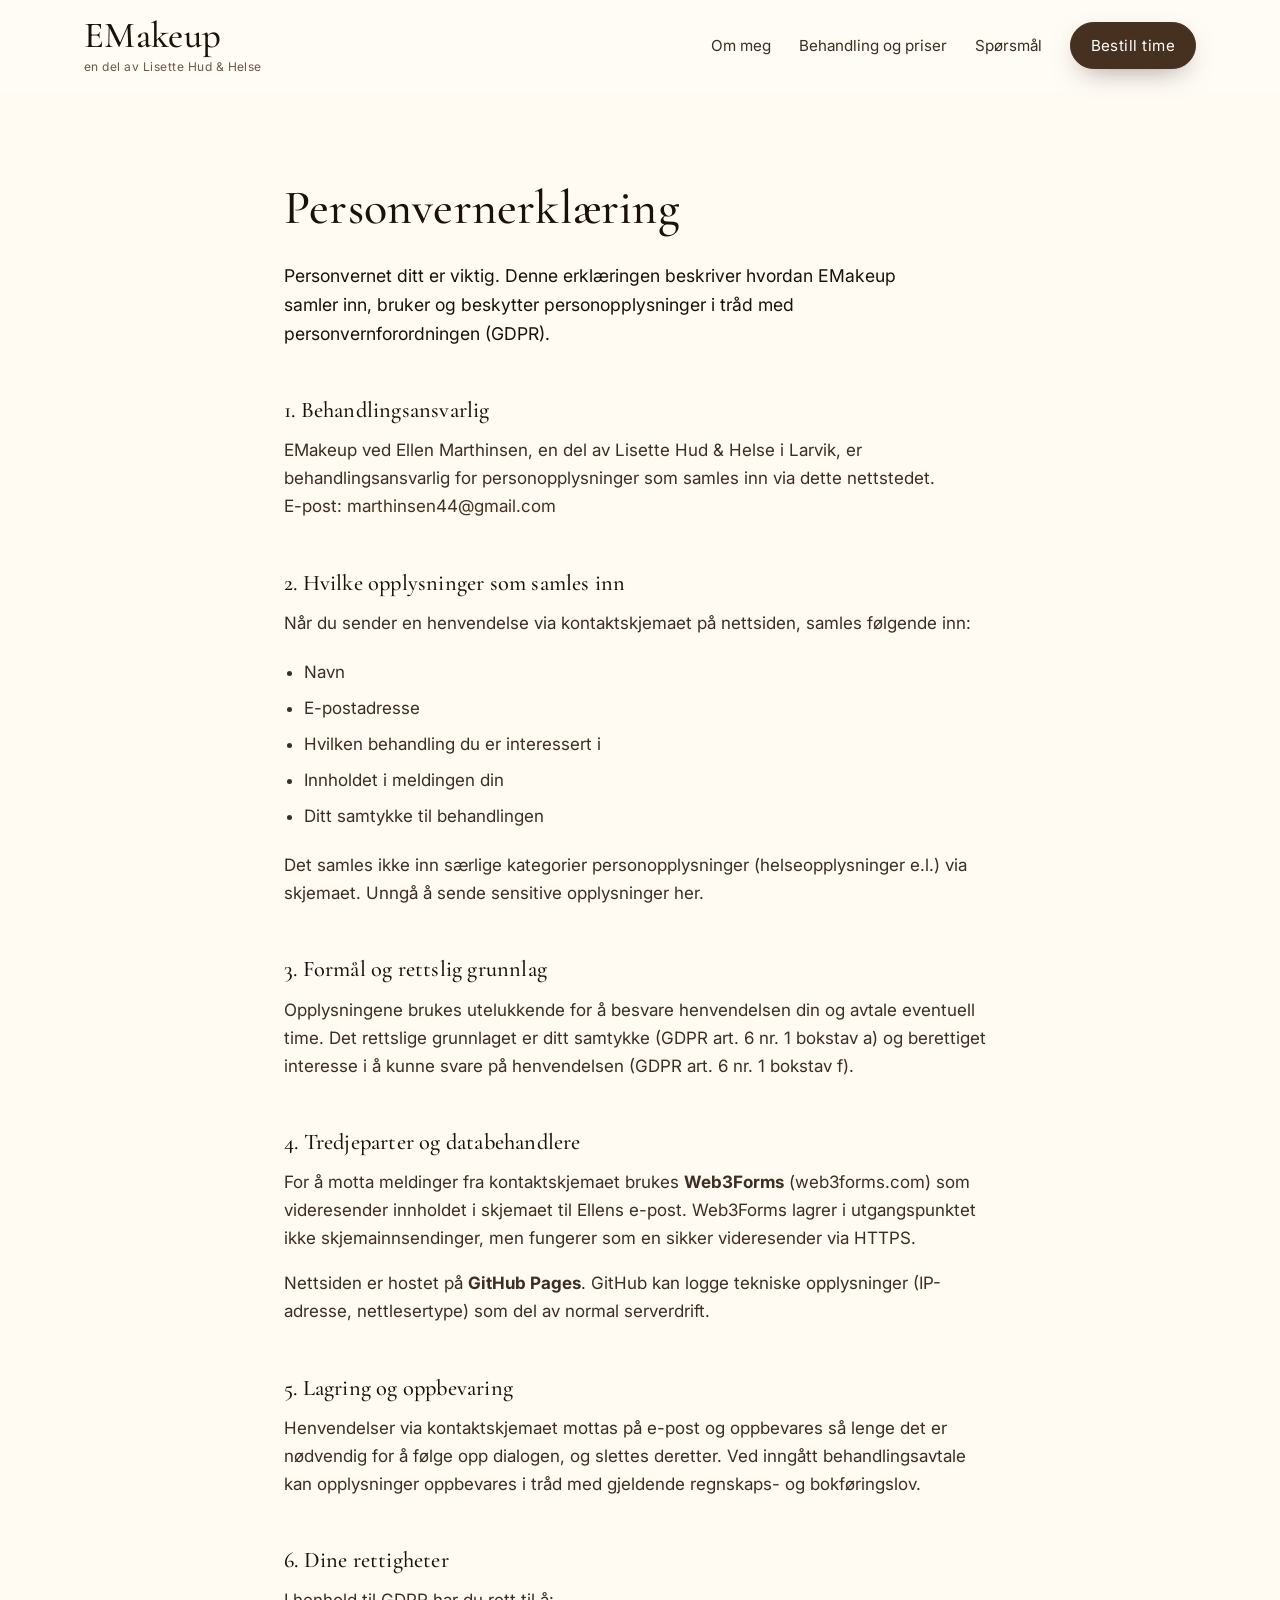
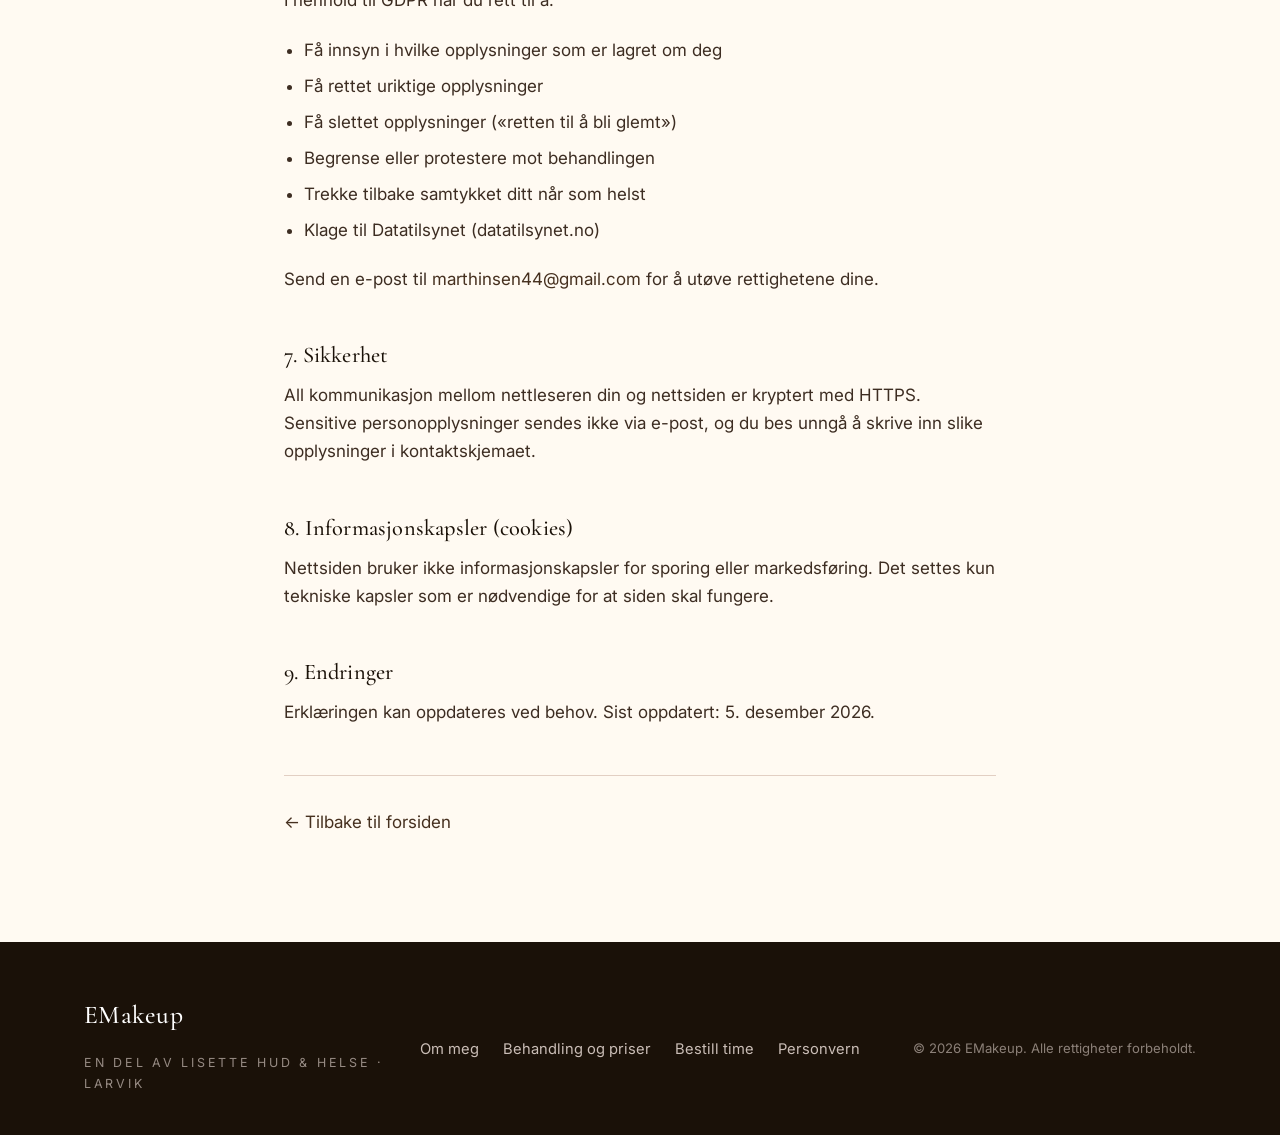
<file: personvern.html>
<!DOCTYPE html>
<html lang="nb">
<head>
  <meta charset="UTF-8" />
  <meta name="viewport" content="width=device-width, initial-scale=1.0" />
  <title>Personvernerklæring – EMakeup</title>
  <meta name="description" content="Slik behandles personopplysninger hos EMakeup i tråd med GDPR." />
  <meta name="robots" content="noindex" />
  <link rel="preconnect" href="https://fonts.googleapis.com" />
  <link rel="preconnect" href="https://fonts.gstatic.com" crossorigin />
  <link href="https://fonts.googleapis.com/css2?family=Cormorant+Garamond:wght@400;500;600&family=Inter:wght@300;400;500;600&display=swap" rel="stylesheet" />
  <link rel="stylesheet" href="styles.css" />
</head>
<body>
  <header class="site-header">
    <div class="container header-inner">
      <a href="index.html" class="brand" aria-label="Til forsiden">
        <span class="brand-main">EMakeup</span>
        <span class="brand-sub">en del av Lisette Hud &amp; Helse</span>
      </a>
      <nav class="nav" aria-label="Hovedmeny">
        <ul class="nav-list">
          <li><a href="index.html#om">Om meg</a></li>
          <li><a href="index.html#behandlinger">Behandling og priser</a></li>
          <li><a href="index.html#faq">Spørsmål</a></li>
          <li><a href="index.html#kontakt" class="btn btn-cta btn-small">Bestill time</a></li>
        </ul>
      </nav>
    </div>
  </header>

  <main>
    <section class="section section-light">
      <div class="container legal">
        <h1>Personvernerklæring</h1>
        <p class="lede">
          Personvernet ditt er viktig. Denne erklæringen beskriver hvordan EMakeup samler inn,
          bruker og beskytter personopplysninger i tråd med personvernforordningen (GDPR).
        </p>

        <h2>1. Behandlingsansvarlig</h2>
        <p>
          EMakeup ved Ellen Marthinsen, en del av Lisette Hud &amp; Helse i Larvik, er
          behandlingsansvarlig for personopplysninger som samles inn via dette nettstedet.<br />
          E-post: <a href="mailto:marthinsen44@gmail.com">marthinsen44@gmail.com</a>
        </p>

        <h2>2. Hvilke opplysninger som samles inn</h2>
        <p>Når du sender en henvendelse via kontaktskjemaet på nettsiden, samles følgende inn:</p>
        <ul>
          <li>Navn</li>
          <li>E-postadresse</li>
          <li>Hvilken behandling du er interessert i</li>
          <li>Innholdet i meldingen din</li>
          <li>Ditt samtykke til behandlingen</li>
        </ul>
        <p>Det samles ikke inn særlige kategorier personopplysninger (helseopplysninger e.l.) via skjemaet. Unngå å sende sensitive opplysninger her.</p>

        <h2>3. Formål og rettslig grunnlag</h2>
        <p>
          Opplysningene brukes utelukkende for å besvare henvendelsen din og avtale eventuell time.
          Det rettslige grunnlaget er ditt samtykke (GDPR art. 6 nr. 1 bokstav a) og berettiget
          interesse i å kunne svare på henvendelsen (GDPR art. 6 nr. 1 bokstav f).
        </p>

        <h2>4. Tredjeparter og databehandlere</h2>
        <p>
          For å motta meldinger fra kontaktskjemaet brukes <strong>Web3Forms</strong>
          (web3forms.com) som videresender innholdet i skjemaet til Ellens e-post. Web3Forms
          lagrer i utgangspunktet ikke skjemainnsendinger, men fungerer som en sikker
          videresender via HTTPS.
        </p>
        <p>
          Nettsiden er hostet på <strong>GitHub Pages</strong>. GitHub kan logge tekniske
          opplysninger (IP-adresse, nettlesertype) som del av normal serverdrift.
        </p>

        <h2>5. Lagring og oppbevaring</h2>
        <p>
          Henvendelser via kontaktskjemaet mottas på e-post og oppbevares så lenge det er
          nødvendig for å følge opp dialogen, og slettes deretter. Ved inngått behandlingsavtale
          kan opplysninger oppbevares i tråd med gjeldende regnskaps- og bokføringslov.
        </p>

        <h2>6. Dine rettigheter</h2>
        <p>I henhold til GDPR har du rett til å:</p>
        <ul>
          <li>Få innsyn i hvilke opplysninger som er lagret om deg</li>
          <li>Få rettet uriktige opplysninger</li>
          <li>Få slettet opplysninger («retten til å bli glemt»)</li>
          <li>Begrense eller protestere mot behandlingen</li>
          <li>Trekke tilbake samtykket ditt når som helst</li>
          <li>Klage til Datatilsynet (datatilsynet.no)</li>
        </ul>
        <p>Send en e-post til <a href="mailto:marthinsen44@gmail.com">marthinsen44@gmail.com</a> for å utøve rettighetene dine.</p>

        <h2>7. Sikkerhet</h2>
        <p>
          All kommunikasjon mellom nettleseren din og nettsiden er kryptert med HTTPS.
          Sensitive personopplysninger sendes ikke via e-post, og du bes unngå å skrive inn
          slike opplysninger i kontaktskjemaet.
        </p>

        <h2>8. Informasjonskapsler (cookies)</h2>
        <p>
          Nettsiden bruker ikke informasjonskapsler for sporing eller markedsføring.
          Det settes kun tekniske kapsler som er nødvendige for at siden skal fungere.
        </p>

        <h2>9. Endringer</h2>
        <p>
          Erklæringen kan oppdateres ved behov. Sist oppdatert: <span id="updated"></span>.
        </p>

        <p class="back-link"><a href="index.html">← Tilbake til forsiden</a></p>
      </div>
    </section>
  </main>

  <footer class="site-footer">
    <div class="container footer-inner">
      <div>
        <p class="brand-main">EMakeup</p>
        <p class="footer-sub">En del av Lisette Hud &amp; Helse · Larvik</p>
      </div>
      <nav aria-label="Bunnmeny">
        <ul class="footer-nav">
          <li><a href="index.html#om">Om meg</a></li>
          <li><a href="index.html#behandlinger">Behandling og priser</a></li>
          <li><a href="index.html#kontakt">Bestill time</a></li>
          <li><a href="personvern.html">Personvern</a></li>
        </ul>
      </nav>
      <p class="copyright">© <span id="year"></span> EMakeup. Alle rettigheter forbeholdt.</p>
    </div>
  </footer>

  <script>
    document.getElementById('year').textContent = new Date().getFullYear();
    document.getElementById('updated').textContent =
      new Date().toLocaleDateString('nb-NO', { year: 'numeric', month: 'long', day: 'numeric' });
  </script>
</body>
</html>
</file>
<file: styles.css>
:root {
  --bg: #f3e8d8;
  --bg-soft: #ecdfca;
  --blush: #f4ddd2;
  --blush-deep: #e6c8bb;
  --cream: #fffaf2;
  --ink: #1a1108;
  --ink-soft: #3d2d22;
  --muted: #6e5648;
  --line: #e2cfc3;
  --accent: #8a4b32;
  --accent-deep: #46301f;
  --cta: #46301f;
  --cta-hover: #2e1d11;
  --gold: #c9a27a;
  --star: #fbbc04;
  --shadow: 0 20px 60px -30px rgba(40, 22, 12, 0.35);
  --radius: 18px;
  --radius-lg: 28px;
  --maxw: 1160px;
  --font-body: 'Inter', system-ui, -apple-system, sans-serif;
  --font-display: 'Cormorant Garamond', 'Times New Roman', serif;
}

* { box-sizing: border-box; }

html { scroll-behavior: smooth; }

body {
  margin: 0;
  font-family: var(--font-body);
  font-weight: 400;
  color: var(--ink-soft);
  background: var(--bg);
  line-height: 1.65;
  font-size: 17px;
  -webkit-font-smoothing: antialiased;
  -moz-osx-font-smoothing: grayscale;
  text-rendering: optimizeLegibility;
}

img { max-width: 100%; display: block; }

a {
  color: var(--accent-deep);
  text-decoration: none;
  transition: color .2s ease;
}
a:hover { color: var(--ink); }

:focus-visible {
  outline: 2px solid var(--accent-deep);
  outline-offset: 3px;
  border-radius: 4px;
}

h1, h2, h3 {
  font-family: var(--font-display);
  font-weight: 500;
  color: var(--ink);
  letter-spacing: 0.2px;
  line-height: 1.15;
  margin: 0 0 .5em;
}
h1 { font-size: clamp(2.4rem, 5.2vw, 4.4rem); }
h1 em {
  font-style: italic;
  color: var(--accent-deep);
  font-weight: 500;
  display: inline-block;
}
h2 { font-size: clamp(1.9rem, 3.8vw, 2.9rem); }
h3 { font-size: 1.35rem; }

p { margin: 0 0 1em; }

.container {
  width: 100%;
  max-width: var(--maxw);
  margin: 0 auto;
  padding: 0 24px;
}

.eyebrow {
  text-transform: uppercase;
  letter-spacing: 0.22em;
  font-size: 0.72rem;
  color: var(--accent);
  font-weight: 500;
  margin: 0 0 1rem;
}

.sr-only {
  position: absolute; width: 1px; height: 1px; padding: 0;
  margin: -1px; overflow: hidden; clip: rect(0,0,0,0); border: 0;
}

/* Header */
.site-header {
  position: sticky;
  top: 0;
  z-index: 40;
  background: rgba(255, 252, 247, 0.94);
  backdrop-filter: saturate(1.1) blur(12px);
  border-bottom: 1px solid transparent;
  transition: border-color .3s ease, box-shadow .3s ease, background .3s ease;
}
body.scrolled .site-header {
  background: rgba(255, 252, 247, 0.97);
  border-bottom-color: var(--line);
  box-shadow: 0 10px 30px -18px rgba(40, 22, 12, 0.3);
}
.header-inner {
  display: flex;
  align-items: center;
  justify-content: space-between;
  padding-top: 18px;
  padding-bottom: 18px;
  gap: 24px;
  transition: padding .3s ease;
}
body.scrolled .header-inner {
  padding-top: 12px;
  padding-bottom: 12px;
}
.brand {
  display: flex;
  flex-direction: column;
  line-height: 1;
  color: var(--ink);
  text-decoration: none;
}
.brand-main {
  font-family: 'Cormorant Garamond', serif;
  font-size: 2.3rem;
  font-weight: 500;
  letter-spacing: 0.01em;
  line-height: 1;
}
.brand-main em {
  font-style: italic;
  color: var(--accent-deep);
  font-weight: 400;
}
.brand-sub {
  font-size: 0.75rem;
  letter-spacing: 0.04em;
  color: var(--muted);
  margin-top: 6px;
  font-weight: 400;
}
@media (max-width: 720px) {
  .brand-main { font-size: 1.85rem; }
  .brand-sub { font-size: 0.7rem; letter-spacing: 0.03em; }
}

.nav-list {
  list-style: none;
  margin: 0;
  padding: 0;
  display: flex;
  align-items: center;
  gap: 28px;
}
.nav-list a {
  color: var(--ink-soft);
  font-size: 0.95rem;
  font-weight: 400;
  position: relative;
}
.nav-list a:not(.btn):hover { color: var(--ink); }
.nav-list a:not(.btn)::after {
  content: "";
  position: absolute;
  left: 0; right: 0; bottom: -6px;
  height: 1px;
  background: var(--accent);
  transform: scaleX(0);
  transform-origin: left;
  transition: transform .3s ease;
}
.nav-list a:not(.btn):hover::after { transform: scaleX(1); }
.nav-list a.btn-cta { color: #ffffff; }
.nav-list a.btn-cta:hover { color: var(--ink); }

.nav-toggle {
  display: none;
  background: none;
  border: 0;
  width: 36px;
  height: 36px;
  position: relative;
  cursor: pointer;
}
.nav-toggle span {
  display: block;
  width: 22px;
  height: 1.5px;
  background: var(--ink);
  margin: 4px auto;
  transition: all .25s ease;
}

/* Buttons */
.btn {
  display: inline-flex;
  align-items: center;
  justify-content: center;
  padding: 14px 26px;
  border-radius: 999px;
  font-weight: 500;
  font-size: 0.95rem;
  letter-spacing: 0.03em;
  border: 1px solid transparent;
  cursor: pointer;
  transition: all .25s ease;
}
.btn-small { padding: 10px 20px; font-size: 0.85rem; }
.btn-primary {
  background: var(--ink);
  color: var(--cream);
}
.btn-primary:hover { background: var(--accent-deep); color: var(--cream); transform: translateY(-1px); }
.btn-cta {
  background: var(--cta);
  color: #ffffff;
  border-color: var(--cta);
  box-shadow: 0 10px 28px -12px rgba(30, 18, 10, 0.5);
}
.btn-cta:hover {
  background: transparent;
  color: var(--ink);
  border-color: var(--ink);
  transform: translateY(-1px);
  box-shadow: none;
}
.btn-ghost {
  background: transparent;
  color: var(--ink);
  border-color: var(--ink);
}
.btn-ghost:hover { background: var(--ink); color: var(--cream); }

/* Hero */
.hero {
  position: relative;
  overflow: hidden;
  min-height: calc(100vh - 88px);
  min-height: calc(100svh - 88px);
  display: grid;
  padding: 0;
  background: linear-gradient(180deg, #f8efe0 0%, var(--bg) 60%, var(--bg-soft) 100%);
}
.hero-inner {
  position: relative;
  z-index: 2;
  display: grid;
  grid-template-columns: 1fr minmax(360px, 540px);
  gap: clamp(20px, 4vw, 56px);
  align-items: center;
}
.hero-text {
  max-width: 640px;
}
#hero-title {
  line-height: 1.05;
  letter-spacing: -0.5px;
  margin-bottom: 0;
  text-wrap: balance;
}
#hero-title em {
  margin-top: 0.08em;
}
.hero-text .lede {
  margin-top: 1.25rem;
  line-height: 1.55;
  max-width: 52ch;
}

.hero-trust {
  display: flex;
  flex-wrap: wrap;
  align-items: center;
  gap: 6px 14px;
  margin-top: 1.6rem;
}
.hero-trust-rating {
  display: inline-flex;
  align-items: center;
  gap: 10px;
  font-size: 0.95rem;
  font-weight: 500;
  color: var(--ink-soft);
  text-decoration: none;
  transition: color .2s ease;
}
.hero-trust-rating:hover { color: var(--ink); }
.hero-trust-stars {
  color: var(--star);
  letter-spacing: 2px;
  font-size: 1rem;
  line-height: 1;
}
.hero-trust-quote {
  margin: 0;
  font-family: var(--font-display);
  font-style: italic;
  font-size: 1.1rem;
  line-height: 1.4;
  color: var(--ink-soft);
}
.hero-trust-cite {
  font-family: var(--font-body);
  font-style: normal;
  font-size: 0.82rem;
  color: var(--muted);
  letter-spacing: 0.04em;
  margin-left: 4px;
  white-space: nowrap;
}

.reviews-rating {
  display: inline-flex;
  align-items: center;
  gap: 10px;
  margin-top: 10px;
  font-size: 1rem;
  color: var(--ink-soft);
  font-weight: 500;
}
.reviews-rating-stars {
  color: var(--star);
  letter-spacing: 3px;
  font-size: 1.1rem;
  line-height: 1;
}
.hero-image {
  position: relative;
  width: 100%;
  height: min(68vh, 620px);
  justify-self: end;
}
.hero-image img {
  display: block;
  width: 100%;
  height: 100%;
  object-fit: cover;
  object-position: 55% 16%;
  border-radius: 14px;
  /* Soft fade on every side — wide/strong on the left, gentle on the
     top, right and bottom — so the portrait dissolves into the warm
     background with no hard edges. */
  -webkit-mask-image:
    linear-gradient(to right, transparent 0%, #000 23%, #000 92%, transparent 100%),
    linear-gradient(to bottom, transparent 0%, #000 7%, #000 93%, transparent 100%);
  -webkit-mask-composite: source-in;
          mask-image:
    linear-gradient(to right, transparent 0%, #000 23%, #000 92%, transparent 100%),
    linear-gradient(to bottom, transparent 0%, #000 7%, #000 93%, transparent 100%);
          mask-composite: intersect;
}
.lede {
  font-size: 1.12rem;
  color: var(--ink-soft);
  max-width: 58ch;
  margin-top: 1rem;
}
.hero-actions {
  display: flex;
  gap: 14px;
  margin-top: 2rem;
  flex-wrap: wrap;
}
.hero-badges {
  list-style: none;
  padding: 0;
  margin: 3rem 0 0;
  display: flex;
  gap: 28px;
  flex-wrap: wrap;
  color: var(--ink-soft);
  font-size: 0.9rem;
}
.hero-badges li {
  position: relative;
  padding-left: 22px;
}
.hero-badges li::before {
  content: "";
  position: absolute;
  left: 0; top: 50%;
  transform: translateY(-50%);
  width: 10px; height: 10px;
  border-radius: 50%;
  background: var(--gold);
  opacity: 0.7;
}
.hero-art {
  position: absolute;
  inset: 0;
  z-index: 1;
  pointer-events: none;
}
.blob {
  position: absolute;
  border-radius: 50%;
  filter: blur(60px);
  opacity: 0.7;
}
.blob-1 {
  width: 520px; height: 520px;
  right: -120px; top: -80px;
  background: radial-gradient(circle, #f5d7cb 0%, transparent 65%);
}
.blob-2 {
  width: 380px; height: 380px;
  right: 10%; bottom: -120px;
  background: radial-gradient(circle, #f0e2d2 0%, transparent 70%);
}
.blob-3 {
  width: 260px; height: 260px;
  left: -80px; top: 30%;
  background: radial-gradient(circle, #f7e6e0 0%, transparent 70%);
}

/* Sections */
.section {
  padding: clamp(56px, 7vw, 96px) 0;
}
.section-light { background: var(--cream); }
.section-blush { background: linear-gradient(180deg, var(--blush) 0%, var(--bg-soft) 100%); }
.section-contact { background: linear-gradient(180deg, var(--cream) 0%, var(--bg-soft) 100%); }

.section-head {
  text-align: center;
  max-width: 680px;
  margin: 0 auto 2.6rem;
}
.section-head .eyebrow { justify-content: center; }
.section-lede {
  color: var(--ink-soft);
  font-size: 1.05rem;
}

/* Grid helper */
.grid-2 {
  display: grid;
  grid-template-columns: 1fr 1fr;
  gap: clamp(40px, 7vw, 96px);
  align-items: center;
}
.stack > * + * { margin-top: 1em; }

/* Facts */
.facts {
  display: grid;
  grid-template-columns: repeat(3, 1fr);
  gap: 24px;
  margin-top: 2rem;
  padding-top: 2rem;
  border-top: 1px solid var(--line);
}
.facts > div { display: flex; flex-direction: column; }
.fact-num {
  font-family: 'Inter', system-ui, sans-serif;
  font-size: 2.4rem;
  color: var(--accent-deep);
  font-weight: 300;
  letter-spacing: -0.01em;
  line-height: 1.05;
  font-feature-settings: "lnum";
}
.fact-label {
  font-size: 0.82rem;
  color: var(--muted);
  line-height: 1.4;
}

/* Portrait */
.portrait {
  position: relative;
  aspect-ratio: 4 / 5;
  max-width: 440px;
  width: 100%;
  margin-left: auto;
}
.portrait-frame {
  position: relative;
  width: 100%;
  height: 100%;
  border-radius: var(--radius-lg);
  background: linear-gradient(155deg, var(--blush) 0%, var(--blush-deep) 60%, #d5b8ac 100%);
  box-shadow: var(--shadow);
  overflow: hidden;
}
.portrait-photo {
  display: block;
  width: 100%;
  height: 100%;
  object-fit: cover;
  object-position: center 20%;
}
.portrait-caption {
  position: absolute;
  bottom: 0;
  left: 0;
  right: 0;
  text-align: center;
  color: #fff;
  font-size: 0.78rem;
  letter-spacing: 0.22em;
  text-transform: uppercase;
  padding: 60px 16px 16px;
  background: linear-gradient(180deg, transparent, rgba(40, 25, 22, 0.55));
  pointer-events: none;
}

/* Treatments (Behandling og priser) */
.treatments {
  display: grid;
  grid-template-columns: repeat(auto-fit, minmax(280px, 1fr));
  gap: 28px;
  max-width: 1080px;
  margin: 0 auto;
  align-items: stretch;
}
.treatment {
  position: relative;
  display: flex;
  flex-direction: column;
  background: var(--cream);
  border: 1px solid var(--line);
  border-radius: var(--radius-lg);
  padding: 40px 32px 32px;
  cursor: pointer;
  transition: transform .3s ease, box-shadow .3s ease, border-color .3s ease;
  overflow: hidden;
}
.treatment[data-treatment]:hover {
  transform: translateY(-4px);
  box-shadow: var(--shadow);
  border-color: var(--accent);
}
.treatment-top {
  display: flex;
  flex-direction: column;
  flex: 1;
}
.treatment-icon {
  width: 52px;
  height: 52px;
  border-radius: 50%;
  background: var(--blush);
  display: grid;
  place-items: center;
  color: var(--accent-deep);
  margin-bottom: 20px;
}
.treatment-icon svg { width: 26px; height: 26px; }
.treatment-title {
  font-family: var(--font-display);
  font-size: clamp(1.85rem, 2.4vw, 2.2rem);
  font-weight: 500;
  color: var(--ink);
  margin: 0 0 4px;
  line-height: 1.1;
}
.treatment-subtitle {
  font-family: var(--font-display);
  font-style: italic;
  font-size: 1.05rem;
  color: var(--accent);
  margin: 0 0 18px;
}
.treatment-desc {
  color: var(--ink-soft);
  font-size: 0.95rem;
  margin: 0 0 18px;
  line-height: 1.55;
}
.treatment-list {
  list-style: none;
  padding: 0;
  margin: 0 0 24px;
}
.treatment-list li {
  font-size: 0.92rem;
  color: var(--ink-soft);
  padding: 5px 0 5px 22px;
  position: relative;
}
.treatment-list li::before {
  content: "";
  position: absolute;
  left: 0; top: 13px;
  width: 12px; height: 1px;
  background: var(--accent);
}

/* Pris-blokk i kort – flukter nederst */
.treatment-price {
  padding-top: 18px;
  border-top: 1px solid var(--line);
  text-align: center;
  min-height: 86px;
  display: flex;
  flex-direction: column;
  justify-content: center;
}
.treatment-amount,
.price {
  font-family: var(--font-display);
  font-weight: 600;
  font-size: clamp(1.9rem, 3.4vw, 2.4rem);
  color: var(--accent-deep);
  line-height: 1.1;
  letter-spacing: 0.01em;
  font-variant-numeric: lining-nums;
  white-space: nowrap;
}
.treatment-amount {
  display: block;
  margin-bottom: 6px;
}
.treatment-note {
  display: block;
  font-size: 0.85rem;
  color: var(--ink-soft);
  letter-spacing: 0.01em;
  font-weight: 400;
}

/* Eyeliner hover-swap: variant-prisliste over standard-pris */
.treatment-eyeliner { position: relative; }
.treatment-eyeliner .treatment-price-variants {
  position: absolute;
  left: 32px;
  right: 32px;
  bottom: 32px;
  padding-top: 18px;
  border-top: 1px solid var(--line);
  background: var(--cream);
  opacity: 0;
  transform: translateY(6px);
  pointer-events: none;
  transition: opacity .35s ease, transform .35s ease;
}
.treatment-eyeliner .treatment-price-default {
  transition: opacity .35s ease;
}
.treatment-eyeliner:hover .treatment-price-default,
.treatment-eyeliner:focus-within .treatment-price-default {
  opacity: 0;
}
.treatment-eyeliner:hover .treatment-price-variants,
.treatment-eyeliner:focus-within .treatment-price-variants {
  opacity: 1;
  transform: translateY(0);
  pointer-events: auto;
}
.treatment-variants {
  list-style: none;
  padding: 0;
  margin: 0;
}
.treatment-variants li {
  display: flex;
  justify-content: space-between;
  align-items: baseline;
  gap: 12px;
  padding: 8px 0;
  font-size: 0.9rem;
  color: var(--ink-soft);
  border-bottom: 1px dashed var(--line);
}
.treatment-variants li:last-child { border-bottom: 0; padding-bottom: 0; }
.treatment-variants .price {
  font-size: 1.15rem;
}

/* Touch-enheter har ikke hover - vis variantene under default-prisen */
@media (hover: none) {
  .treatment-eyeliner .treatment-price-variants {
    position: static;
    opacity: 1;
    transform: none;
    pointer-events: auto;
    margin-top: 18px;
    background: transparent;
    border-top: 1px dashed var(--line);
  }
  .treatment-eyeliner .treatment-price-default { display: none; }
}

/* Priser – tilleggsinfo */
.price-extras {
  margin-top: 56px;
  max-width: 920px;
  margin-left: auto;
  margin-right: auto;
}
.price-extras-title {
  font-family: 'Cormorant Garamond', serif;
  font-size: 1.5rem;
  font-weight: 500;
  text-align: center;
  margin: 0 0 22px;
  color: var(--ink);
}
.price-extras-list {
  list-style: none;
  padding: 0;
  margin: 0;
  background: var(--cream);
  border: 1px solid var(--line);
  border-radius: var(--radius);
  overflow: hidden;
  display: grid;
  grid-template-columns: 1fr 1fr;
}
.price-extras-list li {
  display: flex;
  justify-content: space-between;
  align-items: center;
  gap: 20px;
  padding: 14px 24px;
  font-size: 0.95rem;
  color: var(--ink-soft);
  border-bottom: 1px solid var(--line);
  cursor: pointer;
  transition: background .2s ease;
}
.price-extras-list li[data-treatment]:hover {
  background: var(--blush);
  color: var(--ink);
}
.price-extras-list li:nth-child(odd) {
  border-right: 1px solid var(--line);
}
.price-extras-list li:nth-last-child(-n+2) { border-bottom: 0; }
.price-extras-list li .price {
  font-size: 1.15rem;
  color: var(--accent-deep);
}
@media (max-width: 720px) {
  .price-extras { margin-top: 40px; }
  .price-extras-list { grid-template-columns: 1fr; }
  .price-extras-list li { border-right: 0 !important; }
  .price-extras-list li:last-child { border-bottom: 0; }
  .treatment { padding: 32px 24px 28px; }
}

/* CTA-rad i Behandling-seksjonen */
.cta-row {
  margin-top: 48px;
  display: flex;
  flex-direction: column;
  align-items: center;
  gap: 18px;
  text-align: center;
}
.cta-row-text {
  font-family: var(--font-display);
  font-size: 1.45rem;
  color: var(--ink);
  margin: 0;
  font-style: italic;
}
.cta-row .btn { padding: 16px 36px; font-size: 1rem; }

/* Sticky mobil-CTA */
.mobile-cta { display: none; }
@media (max-width: 720px) {
  .mobile-cta {
    display: flex;
    position: fixed;
    bottom: 0;
    left: 0;
    right: 0;
    z-index: 50;
    gap: 8px;
    padding: 10px 12px calc(10px + env(safe-area-inset-bottom));
    background: rgba(255, 250, 245, 0.96);
    backdrop-filter: blur(12px);
    border-top: 1px solid var(--line);
    box-shadow: 0 -8px 30px -20px rgba(60, 40, 35, 0.25);
    transform: translateY(110%);
    transition: transform .35s cubic-bezier(.4, 0, .2, 1);
  }
  body.show-mobile-cta .mobile-cta { transform: translateY(0); }
  .mobile-cta a {
    flex: 1;
    display: inline-flex;
    align-items: center;
    justify-content: center;
    gap: 8px;
    padding: 13px 14px;
    border-radius: 999px;
    font-size: 0.95rem;
    font-weight: 500;
    letter-spacing: 0.02em;
    text-decoration: none;
    transition: transform .15s ease;
  }
  .mobile-cta a:active { transform: scale(0.98); }
  .mobile-cta a svg { width: 18px; height: 18px; }
  .mobile-cta-call {
    background: transparent;
    color: var(--ink);
    border: 1px solid var(--ink);
    flex-basis: 35%;
    flex-grow: 0;
  }
  .mobile-cta-book {
    background: var(--cta);
    color: #fff;
  }
  body { padding-bottom: 0; transition: padding-bottom .35s cubic-bezier(.4, 0, .2, 1); }
  body.show-mobile-cta { padding-bottom: calc(72px + env(safe-area-inset-bottom)); }
  .site-header { top: 0; }
}

/* Steps – Prosessen */
.steps {
  list-style: none;
  padding: 0;
  margin: 0;
  display: grid;
  grid-template-columns: repeat(auto-fit, minmax(220px, 1fr));
  gap: 24px;
  position: relative;
}
.steps::before {
  content: "";
  position: absolute;
  top: 64px;
  left: 8%;
  right: 8%;
  height: 1px;
  background: linear-gradient(90deg, transparent, var(--blush-deep) 15%, var(--blush-deep) 85%, transparent);
  z-index: 0;
}
.steps li {
  position: relative;
  z-index: 1;
  padding: 36px 26px 30px;
  background: var(--cream);
  border-radius: var(--radius);
  border: 1px solid var(--line);
  text-align: center;
  transition: transform .3s ease, box-shadow .3s ease, border-color .3s ease;
}
.steps li:hover {
  transform: translateY(-3px);
  border-color: var(--blush-deep);
  box-shadow: var(--shadow);
}
.step-icon {
  width: 56px;
  height: 56px;
  border-radius: 50%;
  margin: 0 auto 14px;
  background: var(--blush);
  display: grid;
  place-items: center;
  color: var(--accent-deep);
  position: relative;
  z-index: 2;
}
.step-icon svg { width: 28px; height: 28px; }
.step-num {
  font-family: 'Cormorant Garamond', serif;
  font-size: 1rem;
  color: var(--accent);
  font-weight: 500;
  display: block;
  letter-spacing: 0.16em;
  margin-bottom: 8px;
}
.steps h3 {
  font-family: 'Cormorant Garamond', serif;
  font-size: 1.6rem;
  font-weight: 500;
  margin: 0 0 10px;
  color: var(--ink);
}
.steps p {
  color: var(--ink-soft);
  font-size: 0.93rem;
  margin: 0;
  line-height: 1.55;
}
@media (max-width: 820px) {
  .steps::before { display: none; }
}

/* Reviews carousel */
.reviews-carousel {
  position: relative;
  max-width: 1080px;
  margin: 0 auto;
}
.reviews-viewport {
  overflow: hidden;
  width: 100%;
}
.reviews-track {
  display: flex;
  gap: 28px;
  transition: transform .5s cubic-bezier(.4, 0, .2, 1);
  will-change: transform;
}
.reviews-arrow {
  position: absolute;
  top: 50%;
  transform: translateY(-50%);
  background: none;
  border: none;
  padding: 6px;
  cursor: pointer;
  color: var(--accent-deep);
  opacity: 0.45;
  transition: opacity .2s ease;
  z-index: 2;
  line-height: 0;
}
.reviews-arrow:hover { opacity: 0.85; }
.reviews-arrow:active { transform: translateY(-50%) scale(0.92); }
.reviews-arrow svg { width: 22px; height: 44px; }
.reviews-arrow.hidden { opacity: 0; pointer-events: none; }
.reviews-prev { left: -32px; }
.reviews-next { right: -32px; }
.reviews-dots {
  display: flex;
  justify-content: center;
  gap: 8px;
  margin-top: 24px;
}
.reviews-dots button {
  width: 8px;
  height: 8px;
  padding: 0;
  border: 0;
  border-radius: 50%;
  background: var(--blush-deep);
  cursor: pointer;
  transition: background .2s ease, transform .2s ease;
}
.reviews-dots button.active {
  background: var(--accent-deep);
  transform: scale(1.3);
}

/* Quotes */
.quotes {
  display: grid;
  grid-template-columns: repeat(auto-fit, minmax(260px, 1fr));
  gap: 28px;
}
.reviews-track.quotes {
  display: flex;
  grid-template-columns: none;
}
.reviews-track .quote {
  flex: 0 0 calc((100% - 56px) / 3);
  margin: 0;
}
@media (max-width: 819px) {
  .reviews-track .quote { flex: 0 0 calc((100% - 28px) / 2); }
}
@media (max-width: 599px) {
  .reviews-track .quote { flex: 0 0 100%; }
  .reviews-prev { left: -26px; }
  .reviews-next { right: -26px; }
}
.quote {
  margin: 0;
  padding: 36px 30px;
  border-radius: var(--radius);
  background: var(--bg-soft);
  border: 1px solid var(--line);
  position: relative;
}
.quote::before {
  content: "“";
  position: absolute;
  top: -10px;
  left: 20px;
  font-family: 'Cormorant Garamond', serif;
  font-size: 4rem;
  color: var(--blush-deep);
  line-height: 1;
}
.quote-stars {
  color: var(--star);
  font-size: 1rem;
  letter-spacing: 0.18em;
  margin-bottom: 10px;
}
.reviews-link {
  text-align: center;
  margin: 32px 0 0;
  font-size: 0.95rem;
}
.reviews-link a {
  color: var(--ink);
  border-bottom: 1px solid var(--accent);
  padding-bottom: 2px;
  font-weight: 500;
}
.reviews-link a:hover { color: var(--accent); }

.faq-cta {
  margin: 32px auto 0;
  text-align: center;
  max-width: 560px;
}
.faq-cta p {
  font-family: 'Cormorant Garamond', serif;
  font-size: 1.25rem;
  color: var(--ink);
  margin: 0 0 14px;
  font-style: italic;
}

.quote blockquote {
  margin: 0 0 16px;
  font-family: 'Inter', sans-serif;
  font-size: 1.05rem;
  line-height: 1.6;
  color: var(--ink);
  font-style: italic;
  font-weight: 400;
}
.quote figcaption {
  font-size: 0.85rem;
  color: var(--muted);
  letter-spacing: 0.06em;
  font-weight: 500;
}

/* FAQ */
.section-faq {
  background: var(--bg-soft);
  padding-top: clamp(40px, 5vw, 64px);
  padding-bottom: clamp(48px, 6vw, 80px);
}
.section-faq .section-head { margin-bottom: 2rem; }
.faq {
  display: grid;
  grid-template-columns: 1fr 1fr;
  gap: 12px 20px;
  max-width: 1080px;
  margin: 0 auto;
}
.faq-item {
  background: var(--cream);
  border: 1px solid var(--line);
  border-radius: 14px;
  overflow: hidden;
  height: fit-content;
  transition: border-color .25s ease, box-shadow .25s ease;
}
.faq-item[open] {
  border-color: var(--blush-deep);
  box-shadow: 0 8px 30px -20px rgba(90, 55, 45, 0.2);
}
.faq-item summary {
  list-style: none;
  cursor: pointer;
  padding: 18px 52px 18px 22px;
  position: relative;
  font-family: 'Inter', sans-serif;
  font-size: 1rem;
  font-weight: 500;
  color: var(--ink);
  line-height: 1.4;
  user-select: none;
}
.faq-item summary::-webkit-details-marker { display: none; }
.faq-item summary::after {
  content: "+";
  position: absolute;
  right: 20px;
  top: 50%;
  transform: translateY(-50%);
  font-family: 'Inter', sans-serif;
  font-size: 1.4rem;
  font-weight: 300;
  color: var(--accent-deep);
  transition: transform .3s ease;
  line-height: 1;
}
.faq-item[open] summary::after { content: "−"; }
.faq-item summary:hover { color: var(--accent-deep); }
.faq-answer {
  padding: 0 22px 20px;
  color: var(--ink-soft);
  font-size: 0.94rem;
  line-height: 1.65;
}
.faq-answer p { margin: 0; }
.faq-answer p + p { margin-top: 0.7em; }
@media (max-width: 820px) {
  .faq { grid-template-columns: 1fr; gap: 10px; }
}

/* Contact */
.section-contact .grid-2 { align-items: start; }
.section-contact .stack { padding-top: 8px; }

.contact-list {
  list-style: none;
  padding: 0;
  margin: 1.5rem 0 0;
}
.contact-list li {
  display: grid;
  grid-template-columns: 120px 1fr;
  gap: 16px;
  padding: 14px 0;
  border-bottom: 1px solid var(--line);
  align-items: baseline;
}
.contact-label {
  text-transform: uppercase;
  font-size: 0.72rem;
  letter-spacing: 0.2em;
  color: var(--muted);
}

.contact-form {
  background: var(--cream);
  border: 1px solid var(--line);
  border-radius: var(--radius-lg);
  padding: clamp(28px, 4vw, 40px);
  box-shadow: var(--shadow);
}
.field {
  display: flex;
  flex-direction: column;
  margin-bottom: 18px;
}
.field label {
  font-size: 0.78rem;
  text-transform: uppercase;
  letter-spacing: 0.18em;
  color: var(--muted);
  margin-bottom: 6px;
}
.field input,
.field select,
.field textarea {
  font: inherit;
  color: var(--ink);
  background: var(--bg);
  border: 1px solid var(--line);
  border-radius: 10px;
  padding: 12px 14px;
  outline: none;
  transition: border-color .2s ease, background .2s ease;
}
.field input:focus,
.field select:focus,
.field textarea:focus {
  border-color: var(--accent);
  background: #fff;
}
.field textarea { resize: vertical; min-height: 96px; }
.form-note {
  margin: 12px 0 0;
  font-size: 0.82rem;
  color: var(--muted);
  text-align: center;
}
.contact-form .btn {
  width: 100%;
  padding: 18px 26px;
  font-size: 1rem;
  letter-spacing: 0.04em;
}

.field-consent { margin-bottom: 22px; }
.field label.consent {
  display: flex;
  align-items: flex-start;
  gap: 12px;
  font-size: 0.82rem;
  font-weight: 400;
  color: var(--muted);
  line-height: 1.5;
  letter-spacing: normal;
  text-transform: none;
  cursor: pointer;
  margin-bottom: 0;
}
.field label.consent a { color: var(--ink-soft); }
.field label.consent a { text-decoration: underline; }
.consent input[type="checkbox"] {
  flex-shrink: 0;
  width: 18px;
  height: 18px;
  margin-top: 2px;
  accent-color: var(--accent-deep);
  cursor: pointer;
}
.consent a { text-decoration: underline; }

/* Legal page */
.legal {
  max-width: 760px;
  margin: 0 auto;
}
.legal h1 {
  font-size: clamp(2rem, 4vw, 3rem);
  margin-bottom: 0.5em;
}
.legal h2 {
  font-size: 1.4rem;
  margin-top: 2.2em;
  margin-bottom: 0.6em;
}
.legal ul {
  padding-left: 20px;
  color: var(--ink-soft);
}
.legal ul li { padding: 4px 0; }
.legal p { color: var(--ink-soft); }
.legal .lede { color: var(--ink); font-size: 1.1rem; margin-bottom: 2em; }
.back-link {
  margin-top: 3rem;
  padding-top: 2rem;
  border-top: 1px solid var(--line);
}

/* Footer */
.site-footer {
  background: var(--ink);
  color: #e9dcd5;
  padding: 60px 0 40px;
}
.site-footer .brand-main { color: #fff; font-size: 1.6rem; }
.footer-sub {
  font-size: 0.78rem;
  letter-spacing: 0.22em;
  text-transform: uppercase;
  color: rgba(233, 220, 213, 0.6);
  margin: 6px 0 0;
}
.footer-inner {
  display: grid;
  grid-template-columns: 1fr auto 1fr;
  gap: 32px;
  align-items: center;
}
.footer-nav {
  list-style: none;
  padding: 0;
  margin: 0;
  display: flex;
  gap: 24px;
  flex-wrap: wrap;
  justify-content: center;
}
.footer-nav a {
  color: rgba(233, 220, 213, 0.85);
  font-size: 0.92rem;
}
.footer-nav a:hover { color: #fff; }
.copyright {
  text-align: right;
  color: rgba(233, 220, 213, 0.55);
  font-size: 0.82rem;
  margin: 0;
}

/* Reveal animation */
.reveal {
  opacity: 0;
  transform: translateY(10px);
  transition: opacity .55s ease, transform .55s ease;
}
.reveal.visible {
  opacity: 1;
  transform: translateY(0);
}
@media (prefers-reduced-motion: reduce) {
  .reveal { opacity: 1; transform: none; transition: none; }
}

/* Responsive */
@media (max-width: 860px) {
  .grid-2 { grid-template-columns: 1fr; }
  .portrait { max-width: 460px; margin: 0 auto; }
  .footer-inner {
    grid-template-columns: 1fr;
    text-align: center;
  }
  .copyright { text-align: center; }
  .contact-list li { grid-template-columns: 1fr; gap: 2px; }

  .hero {
    min-height: auto;
    display: block;
    padding-top: clamp(16px, 4vw, 28px);
    padding-bottom: clamp(36px, 8vw, 60px);
  }
  .hero-inner { grid-template-columns: 1fr; gap: clamp(16px, 4vw, 28px); }
  .hero-text { max-width: none; }
  .hero-image {
    order: -1;
    max-width: 300px;
    aspect-ratio: 4 / 5;
    margin: 0 auto;
    justify-self: center;
  }
  .hero-image img {
    object-position: 55% 18%;
    -webkit-mask-image: none;
            mask-image: none;
  }
}

@media (max-width: 720px) {
  .nav-toggle { display: block; }
  .nav-list {
    position: absolute;
    top: 100%;
    left: 0;
    right: 0;
    background: var(--cream);
    flex-direction: column;
    align-items: stretch;
    gap: 0;
    padding: 12px 24px 24px;
    border-bottom: 1px solid var(--line);
    max-height: 0;
    overflow: hidden;
    transition: max-height .35s ease;
  }
  .nav-list.open { max-height: 420px; }
  .nav-list li {
    border-bottom: 1px solid var(--line);
  }
  .nav-list li:last-child { border-bottom: 0; padding-top: 10px; }
  .nav-list a { display: block; padding: 14px 0; }
  .nav-list a.btn { display: inline-flex; }
  .nav-list a.btn-cta {
    display: flex;
    width: 100%;
    margin-top: 6px;
    padding: 14px 22px;
    font-size: 0.95rem;
  }
  .nav-list.open { max-height: 480px; }
  .header-inner { padding-top: 14px; padding-bottom: 14px; }
  .facts { grid-template-columns: 1fr 1fr; }
  h1 br { display: none; }
  .hero-inner { width: 100%; }
  .lede { font-size: 1.05rem; }
  .hero-actions { gap: 12px; }
  .hero-actions .btn { flex: 1; justify-content: center; }
}
</file>
